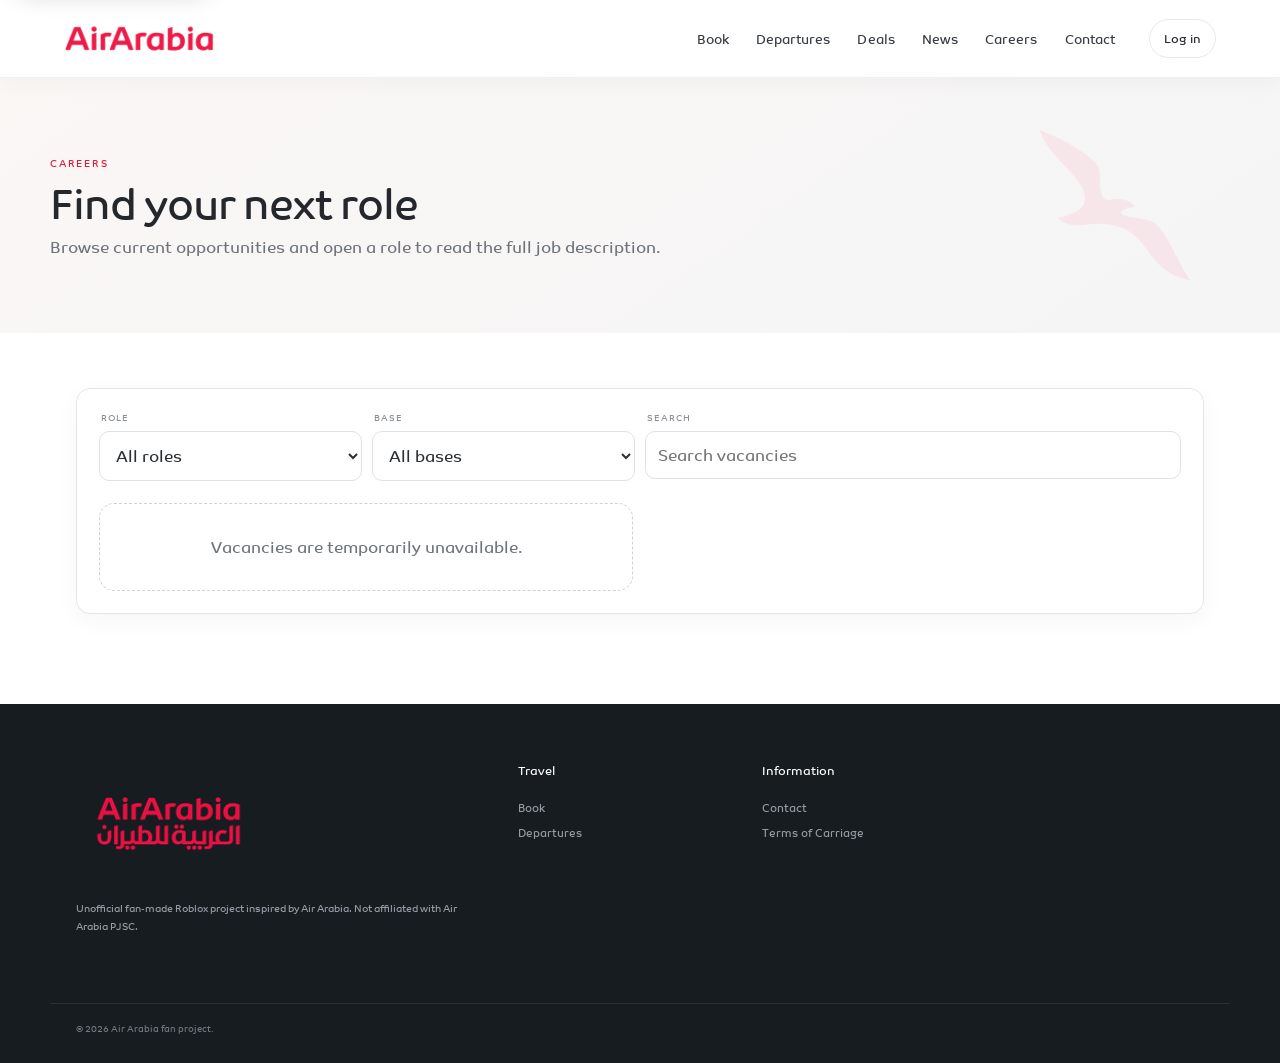
<file: careers.html>
<!doctype html><html lang="en"><head><meta charset="UTF-8"><meta name="viewport" content="width=device-width,initial-scale=1"><title>Careers | Air Arabia</title><link rel="icon" href="assets/logo-bird.webp"><link rel="stylesheet" href="styles.css?v=9"><link rel="stylesheet" href="theme-overrides.css?v=9"><link rel="stylesheet" href="airarabia-font.css?v=1"><link rel="stylesheet" href="polish-v9.css?v=1"></head><body><a class="skip-link" href="#mainContent">Skip to main content</a><header class="site-header"><a class="logo-link" href="index.html" aria-label="Air Arabia home"><img src="assets/logo-wordmark.webp" alt="Air Arabia"></a><nav id="mainNav" aria-label="Primary navigation"><a href="index.html#book">Book</a><a href="scheduled-departures.html">Departures</a><a href="index.html#deals">Deals</a><a href="index.html#news">News</a><a href="careers.html" aria-current="page">Careers</a><a href="contact.html">Contact</a></nav><div class="header-actions"><a class="manager-link" href="manager-login.html">Log in</a><button class="menu-btn" id="menuBtn" type="button" aria-label="Open navigation menu" aria-controls="mainNav" aria-expanded="false">☰</button></div></header><section class="page-hero"><div class="page-hero-inner"><span class="section-kicker">CAREERS</span><h1 class="page-title">Find your next role</h1><p class="page-lead">Browse current opportunities and open a role to read the full job description.</p></div></section><main class="page-layout" id="mainContent"><div class="panel"><div class="filter-row" aria-label="Vacancy filters"><label><span class="form-label">Role</span><select class="form-control" id="roleFilter"><option value="">All roles</option></select></label><label><span class="form-label">Base</span><select class="form-control" id="baseFilter"><option value="">All bases</option></select></label><label style="grid-column:span 2"><span class="form-label">Search</span><input class="form-control" id="jobSearch" type="search" placeholder="Search vacancies"></label></div><div class="jobs-grid" id="jobsGrid" aria-live="polite"></div></div></main><footer><div class="footer-inner"><div class="footer-brand"><img src="assets/logo-bilingual.webp" alt="Air Arabia"><p>Unofficial fan-made Roblox project inspired by Air Arabia. Not affiliated with Air Arabia PJSC.</p></div><div><h4>Travel</h4><a href="index.html#book">Book</a><a href="scheduled-departures.html">Departures</a></div><div><h4>Information</h4><a href="contact.html">Contact</a><a href="terms-of-carriage.html">Terms of Carriage</a></div></div><div class="footer-bottom"><span>© 2026 Air Arabia fan project.</span></div></footer><script src="careers.js?v=9"></script></body></html>
</file>
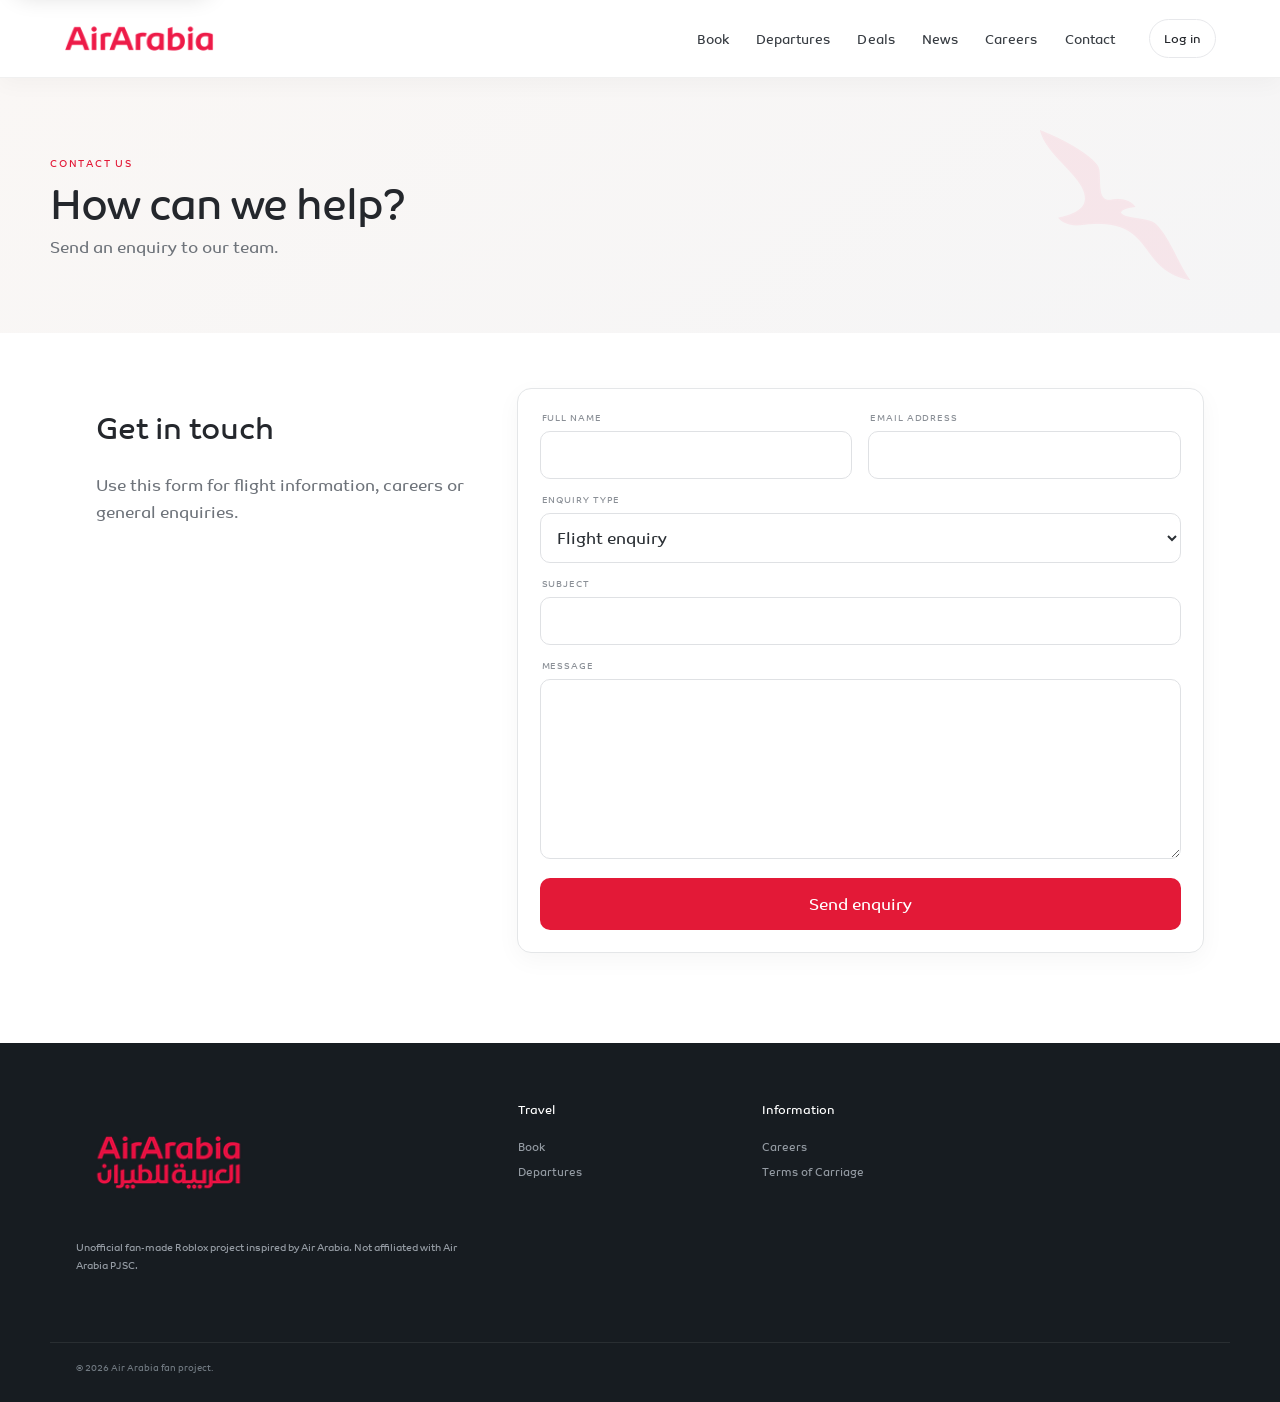
<file: contact.html>
<!doctype html><html lang="en"><head><meta charset="UTF-8"><meta name="viewport" content="width=device-width,initial-scale=1"><title>Contact Us | Air Arabia</title><link rel="icon" href="assets/logo-bird.webp"><link rel="stylesheet" href="styles.css?v=8"><link rel="stylesheet" href="theme-overrides.css?v=8"><link rel="stylesheet" href="airarabia-font.css?v=1"></head><body><a class="skip-link" href="#mainContent">Skip to main content</a><header class="site-header"><a class="logo-link" href="index.html" aria-label="Air Arabia home"><img src="assets/logo-wordmark.webp" alt="Air Arabia"></a><nav id="mainNav" aria-label="Primary navigation"><a href="index.html#book">Book</a><a href="scheduled-departures.html">Departures</a><a href="index.html#deals">Deals</a><a href="index.html#news">News</a><a href="careers.html">Careers</a><a href="contact.html" aria-current="page">Contact</a></nav><div class="header-actions"><a class="manager-link" href="manager-login.html">Log in</a><button class="menu-btn" id="menuBtn" type="button" aria-label="Open navigation menu" aria-controls="mainNav" aria-expanded="false">☰</button></div></header><section class="page-hero"><div class="page-hero-inner"><span class="section-kicker">CONTACT US</span><h1 class="page-title">How can we help?</h1><p class="page-lead">Send an enquiry to our team.</p></div></section><main class="page-layout" id="mainContent"><div class="contact-grid"><div class="contact-copy"><h2>Get in touch</h2><p>Use this form for flight information, careers or general enquiries.</p></div><div class="panel"><form class="form-stack" id="contactForm"><div class="dash-grid"><label><span class="form-label">Full name</span><input class="form-control" name="name" autocomplete="name" required></label><label><span class="form-label">Email address</span><input class="form-control" name="email" type="email" autocomplete="email" required></label></div><label><span class="form-label">Enquiry type</span><select class="form-control" name="enquiry_type"><option>Flight enquiry</option><option>Careers</option><option>General enquiry</option></select></label><label><span class="form-label">Subject</span><input class="form-control" name="subject" required></label><label><span class="form-label">Message</span><textarea class="form-control" name="message" rows="7" required></textarea></label><button class="primary-btn" type="submit">Send enquiry</button><div class="form-message" id="contactMessage" role="status" aria-live="polite"></div></form></div></div></main><footer><div class="footer-inner"><div class="footer-brand"><img src="assets/logo-bilingual.webp" alt="Air Arabia"><p>Unofficial fan-made Roblox project inspired by Air Arabia. Not affiliated with Air Arabia PJSC.</p></div><div><h4>Travel</h4><a href="index.html#book">Book</a><a href="scheduled-departures.html">Departures</a></div><div><h4>Information</h4><a href="careers.html">Careers</a><a href="terms-of-carriage.html">Terms of Carriage</a></div></div><div class="footer-bottom"><span>© 2026 Air Arabia fan project.</span></div></footer><script>const API='https://hhfzzchoqibggtqvhkub.supabase.co/functions/v1/airline-api',f=document.getElementById('contactForm'),m=document.getElementById('contactMessage'),menuBtn=document.getElementById('menuBtn'),mainNav=document.getElementById('mainNav');f.onsubmit=async e=>{e.preventDefault();m.classList.remove('show');try{const r=await fetch(API+'?action=contact',{method:'POST',headers:{'Content-Type':'application/json'},body:JSON.stringify(Object.fromEntries(new FormData(f)))}),d=await r.json();if(!r.ok)throw Error(d.error);m.textContent='Thank you. Your enquiry has been sent.';m.classList.add('show');f.reset()}catch(err){m.textContent=err.message||'Unable to send your enquiry.';m.classList.add('show')}};menuBtn?.addEventListener('click',()=>{const open=mainNav?.classList.toggle('open');menuBtn.setAttribute('aria-expanded',String(Boolean(open)));menuBtn.setAttribute('aria-label',open?'Close navigation menu':'Open navigation menu')});</script></body></html>
</file>
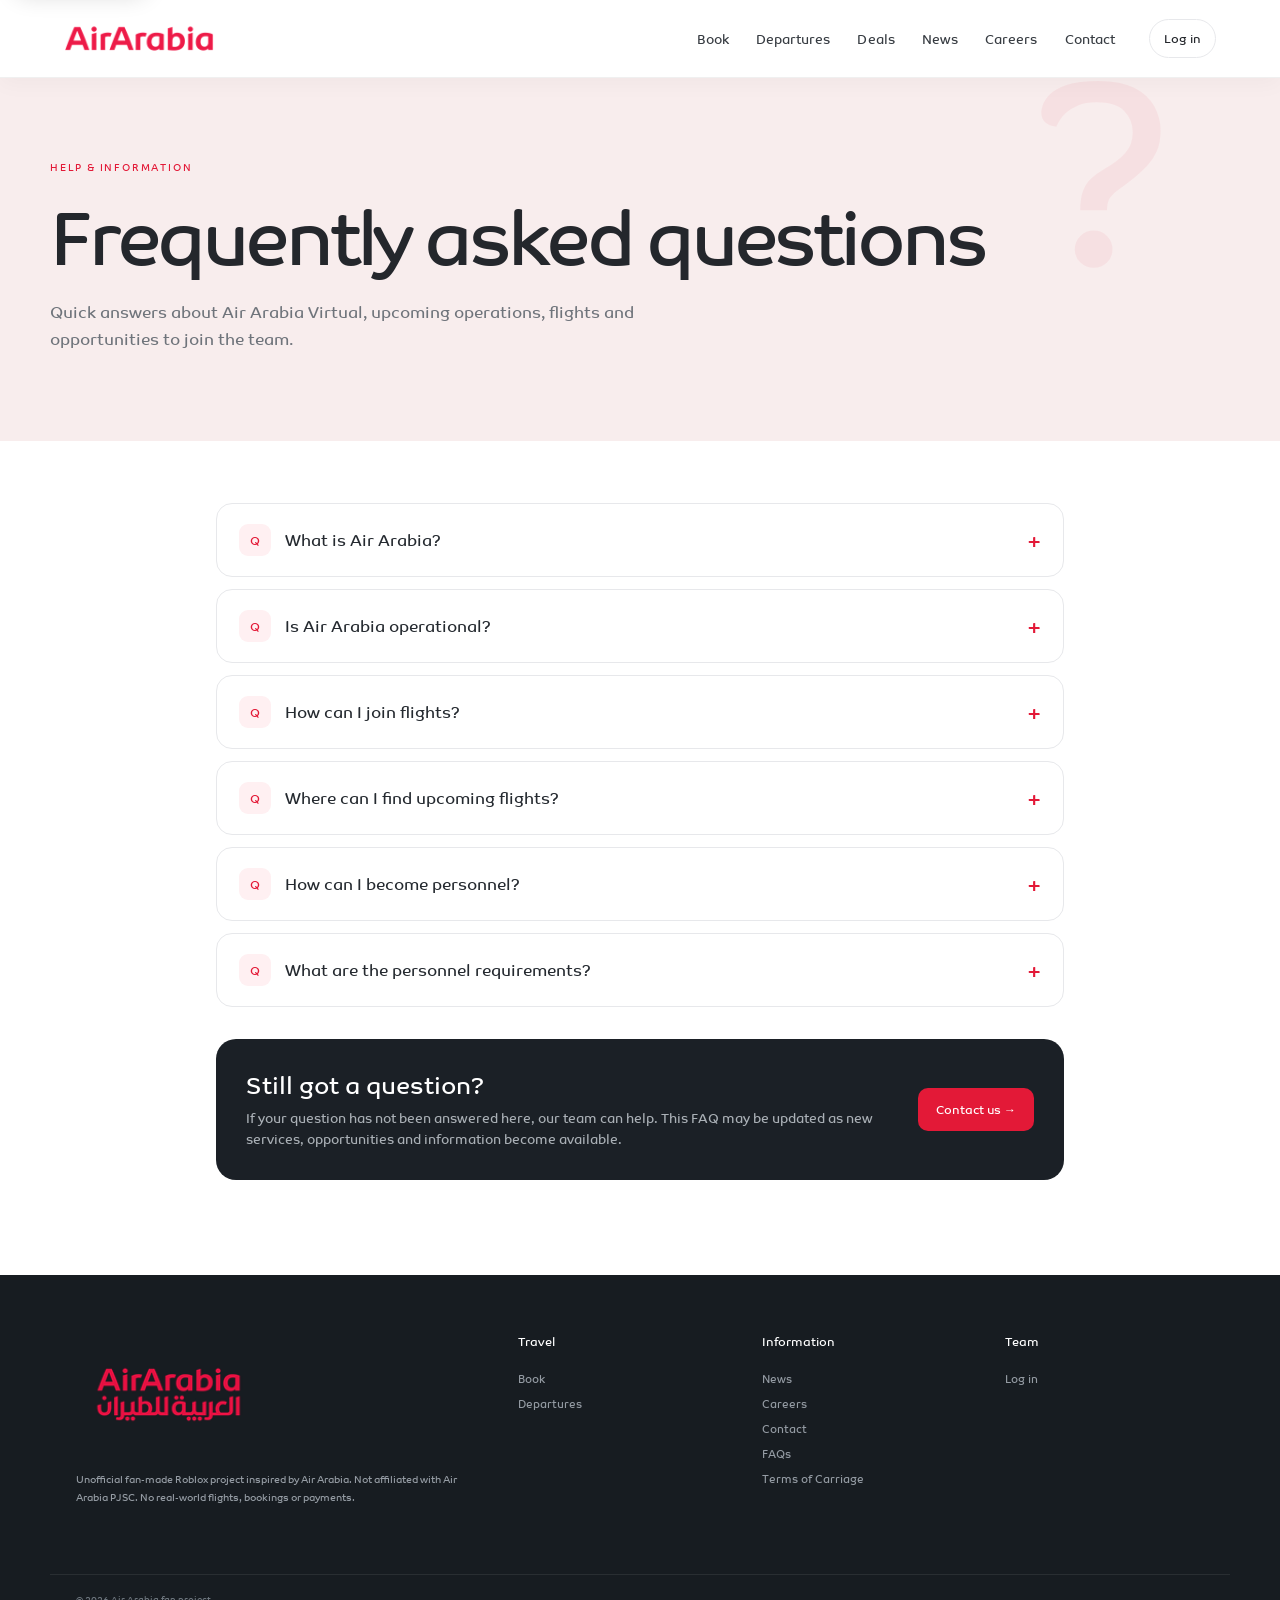
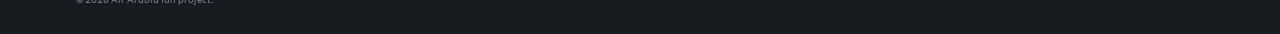
<file: faq.html>
<!doctype html><html lang="en"><head><meta charset="UTF-8"><meta name="viewport" content="width=device-width,initial-scale=1"><meta name="theme-color" content="#d71920"><meta name="description" content="Frequently asked questions about Air Arabia Virtual."><title>FAQs | Air Arabia</title><link rel="icon" href="assets/logo-bird.webp"><link rel="stylesheet" href="styles.css?v=10"><link rel="stylesheet" href="theme-overrides.css?v=10"><link rel="stylesheet" href="airarabia-font.css?v=1"><link rel="stylesheet" href="faq.css?v=1"></head><body><a class="skip-link" href="#mainContent">Skip to FAQs</a><header class="site-header"><a class="logo-link" href="index.html" aria-label="Air Arabia home"><img src="assets/logo-wordmark.webp" alt="Air Arabia"></a><nav id="mainNav" aria-label="Primary navigation"><a href="index.html#book">Book</a><a href="scheduled-departures.html">Departures</a><a href="index.html#deals">Deals</a><a href="index.html#news">News</a><a href="careers.html">Careers</a><a href="contact.html">Contact</a></nav><div class="header-actions"><a class="manager-link" href="manager-login.html">Log in</a><button class="menu-btn" id="menuBtn" type="button" aria-label="Open navigation menu" aria-controls="mainNav" aria-expanded="false">☰</button></div></header><section class="faq-hero"><div class="faq-hero-inner"><span class="section-kicker">HELP &amp; INFORMATION</span><h1>Frequently asked questions</h1><p>Quick answers about Air Arabia Virtual, upcoming operations, flights and opportunities to join the team.</p></div></section><main class="faq-layout" id="mainContent"><div class="faq-list"><details class="faq-item"><summary><span class="faq-q">Q</span>What is Air Arabia?</summary><div class="faq-answer">Air Arabia Virtual is a virtual airline recreation on Roblox inspired by the real-world airline. Our primary goal is to create an enjoyable and immersive aviation experience where members can experience a new way of ro-aviation.</div></details><details class="faq-item"><summary><span class="faq-q">Q</span>Is Air Arabia operational?</summary><div class="faq-answer">Air Arabia Virtual is currently in development as we work towards building and preparing our facilities for launch. Updates regarding our progress and future operations will be shared through our official community communications.</div></details><details class="faq-item"><summary><span class="faq-q">Q</span>How can I join flights?</summary><div class="faq-answer">Information about participating in Air Arabia Virtual flights will be made available through our official channels as flight operations become available. Upcoming services will also appear on our <a href="scheduled-departures.html">Scheduled Departures</a> page when published.</div></details><details class="faq-item"><summary><span class="faq-q">Q</span>Where can I find upcoming flights?</summary><div class="faq-answer">Upcoming flight information and schedules will be shared through our official community channels once operations begin. Published services can also be viewed on the <a href="scheduled-departures.html">Scheduled Departures</a> page.</div></details><details class="faq-item"><summary><span class="faq-q">Q</span>How can I become personnel?</summary><div class="faq-answer">Opportunities to join the Air Arabia Virtual team will be announced when recruitment becomes available. Current opportunities can be viewed on our <a href="careers.html">Careers</a> page, where each vacancy includes its own job description and application information.</div></details><details class="faq-item"><summary><span class="faq-q">Q</span>What are the personnel requirements?</summary><div class="faq-answer">Requirements may differ depending on the position being applied for. Full requirements and role-specific information will be provided alongside each recruitment opportunity.</div></details></div><section class="faq-help"><div><h2>Still got a question?</h2><p>If your question has not been answered here, our team can help. This FAQ may be updated as new services, opportunities and information become available.</p></div><a href="contact.html">Contact us →</a></section></main><footer><div class="footer-inner"><div class="footer-brand"><img src="assets/logo-bilingual.webp" alt="Air Arabia"><p>Unofficial fan-made Roblox project inspired by Air Arabia. Not affiliated with Air Arabia PJSC. No real-world flights, bookings or payments.</p></div><div><h4>Travel</h4><a href="index.html#book">Book</a><a href="scheduled-departures.html">Departures</a></div><div><h4>Information</h4><a href="index.html#news">News</a><a href="careers.html">Careers</a><a href="contact.html">Contact</a><a href="faq.html" aria-current="page">FAQs</a><a href="terms-of-carriage.html">Terms of Carriage</a></div><div><h4>Team</h4><a href="manager-login.html">Log in</a></div></div><div class="footer-bottom"><span>© 2026 Air Arabia fan project.</span></div></footer><script>const menuBtn=document.getElementById('menuBtn'),mainNav=document.getElementById('mainNav');menuBtn?.addEventListener('click',()=>{const open=mainNav?.classList.toggle('open');menuBtn.setAttribute('aria-expanded',String(Boolean(open)));menuBtn.setAttribute('aria-label',open?'Close navigation menu':'Open navigation menu')});</script></body></html>
</file>
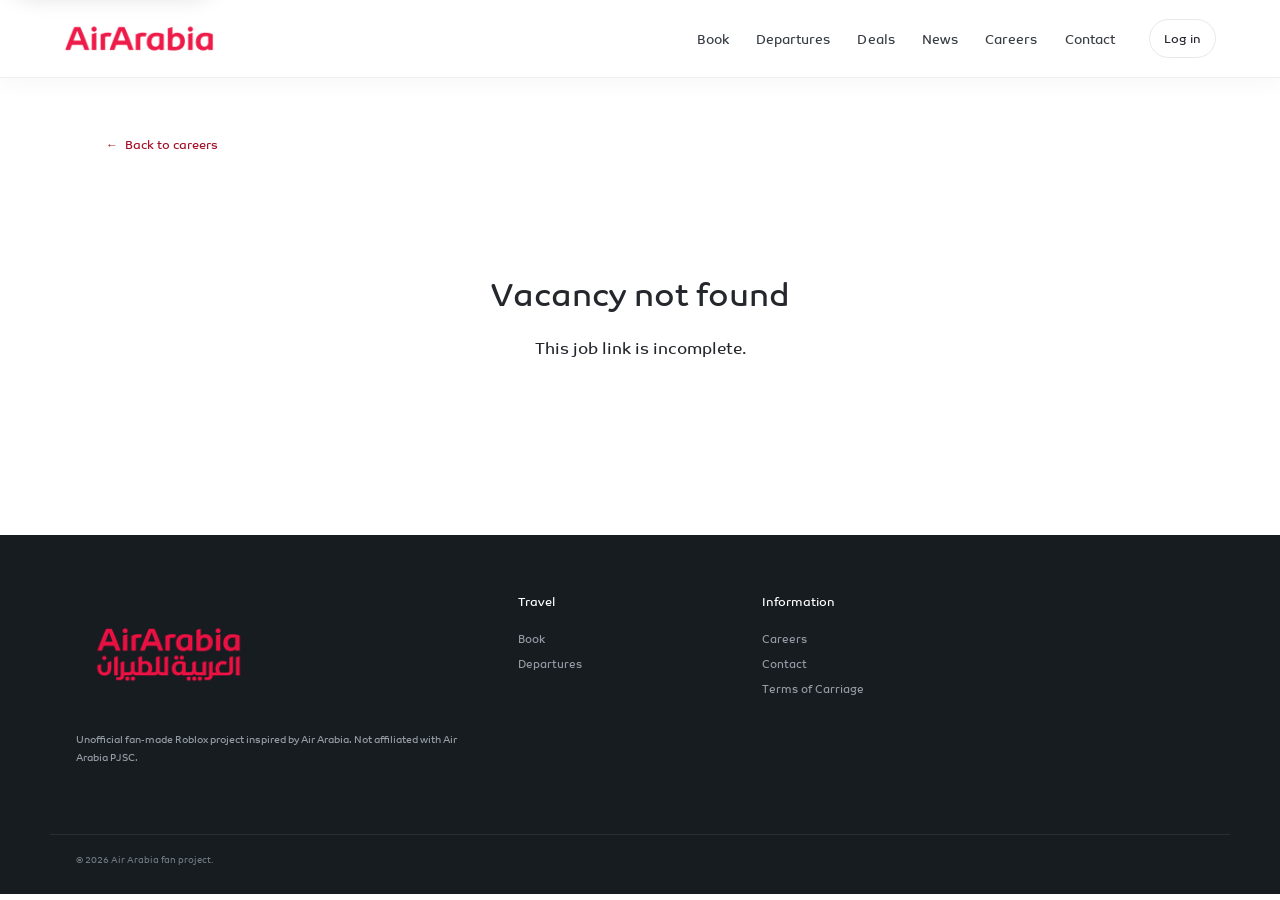
<file: job-detail.html>
<!doctype html><html lang="en"><head><meta charset="UTF-8"><meta name="viewport" content="width=device-width,initial-scale=1"><meta name="theme-color" content="#d71920"><title>Vacancy | Air Arabia</title><link rel="icon" href="assets/logo-bird.webp"><link rel="stylesheet" href="styles.css?v=9"><link rel="stylesheet" href="theme-overrides.css?v=9"><link rel="stylesheet" href="airarabia-font.css?v=1"><link rel="stylesheet" href="polish-v9.css?v=1"></head><body><a class="skip-link" href="#mainContent">Skip to main content</a><header class="site-header"><a class="logo-link" href="index.html" aria-label="Air Arabia home"><img src="assets/logo-wordmark.webp" alt="Air Arabia"></a><nav id="mainNav" aria-label="Primary navigation"><a href="index.html#book">Book</a><a href="scheduled-departures.html">Departures</a><a href="index.html#deals">Deals</a><a href="index.html#news">News</a><a href="careers.html" aria-current="page">Careers</a><a href="contact.html">Contact</a></nav><div class="header-actions"><a class="manager-link" href="manager-login.html">Log in</a><button class="menu-btn" id="menuBtn" type="button" aria-label="Open navigation menu" aria-controls="mainNav" aria-expanded="false">☰</button></div></header><main id="mainContent" class="job-detail-shell"><a class="job-back" href="careers.html"><span aria-hidden="true">←</span> Back to careers</a><div id="jobContent" aria-live="polite"><div class="empty-state" role="status">Loading vacancy…</div></div></main><footer><div class="footer-inner"><div class="footer-brand"><img src="assets/logo-bilingual.webp" alt="Air Arabia"><p>Unofficial fan-made Roblox project inspired by Air Arabia. Not affiliated with Air Arabia PJSC.</p></div><div><h4>Travel</h4><a href="index.html#book">Book</a><a href="scheduled-departures.html">Departures</a></div><div><h4>Information</h4><a href="careers.html">Careers</a><a href="contact.html">Contact</a><a href="terms-of-carriage.html">Terms of Carriage</a></div></div><div class="footer-bottom"><span>© 2026 Air Arabia fan project.</span></div></footer><script src="job-detail.js?v=1"></script></body></html>
</file>
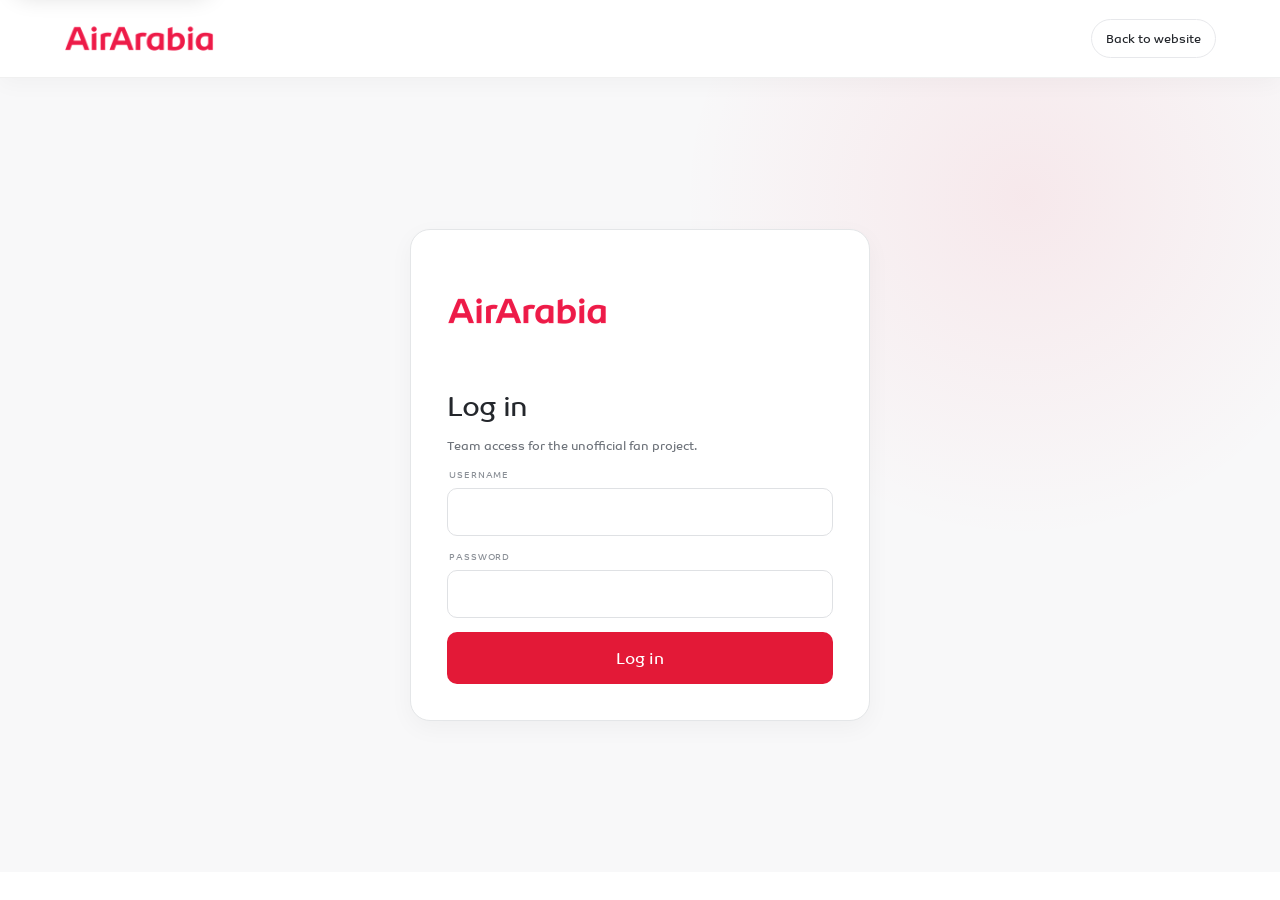
<file: manager-login.html>
<!doctype html><html lang="en"><head><meta charset="UTF-8"><meta name="viewport" content="width=device-width,initial-scale=1"><title>Log in | Air Arabia</title><link rel="icon" href="assets/logo-bird.webp"><link rel="stylesheet" href="styles.css?v=6"><link rel="stylesheet" href="theme-overrides.css?v=6"><link rel="stylesheet" href="airarabia-font.css?v=1"></head><body><a class="skip-link" href="#mainContent">Skip to main content</a><header class="site-header"><a class="logo-link" href="index.html" aria-label="Air Arabia home"><img src="assets/logo-wordmark.webp" alt="Air Arabia"></a><div class="header-actions" style="margin-left:auto"><a class="manager-link" href="index.html">Back to website</a></div></header><main class="auth-wrap polished-auth" id="mainContent"><section class="auth-card" aria-labelledby="loginTitle"><img src="assets/logo-wordmark.webp" alt="Air Arabia"><h1 id="loginTitle">Log in</h1><p>Team access for the unofficial fan project.</p><form class="form-stack" id="managerLogin" novalidate><label><span class="form-label">Username</span><input class="form-control" id="managerUsername" autocomplete="username" required aria-required="true"></label><label><span class="form-label">Password</span><input class="form-control" id="managerPassword" type="password" autocomplete="current-password" required aria-required="true"></label><button class="primary-btn" id="loginButton" type="submit">Log in</button><div class="form-message" id="loginMessage" role="status" aria-live="polite"></div></form></section></main><script>const API='https://hhfzzchoqibggtqvhkub.supabase.co/functions/v1/airline-api';const form=document.getElementById('managerLogin'),u=document.getElementById('managerUsername'),p=document.getElementById('managerPassword'),m=document.getElementById('loginMessage'),btn=document.getElementById('loginButton');form.addEventListener('submit',async e=>{e.preventDefault();m.classList.remove('show');if(!u.value.trim()||!p.value){m.textContent='Enter your username and password.';m.classList.add('show');(!u.value.trim()?u:p).focus();return}btn.disabled=true;btn.textContent='Logging in…';try{const r=await fetch(API+'?action=login',{method:'POST',mode:'cors',headers:{'Content-Type':'application/json'},body:JSON.stringify({username:u.value.trim(),password:p.value})});const d=await r.json();if(!r.ok||!d.token)throw Error(d.error||'Unable to log in');sessionStorage.setItem('aa_manager_token',d.token);sessionStorage.setItem('aa_manager_name',d.manager?.display_name||'Manager');window.location.replace('manager.html?v=6')}catch(err){m.textContent=err.message||'Unable to log in.';m.classList.add('show');btn.disabled=false;btn.textContent='Log in'}});</script></body></html>
</file>
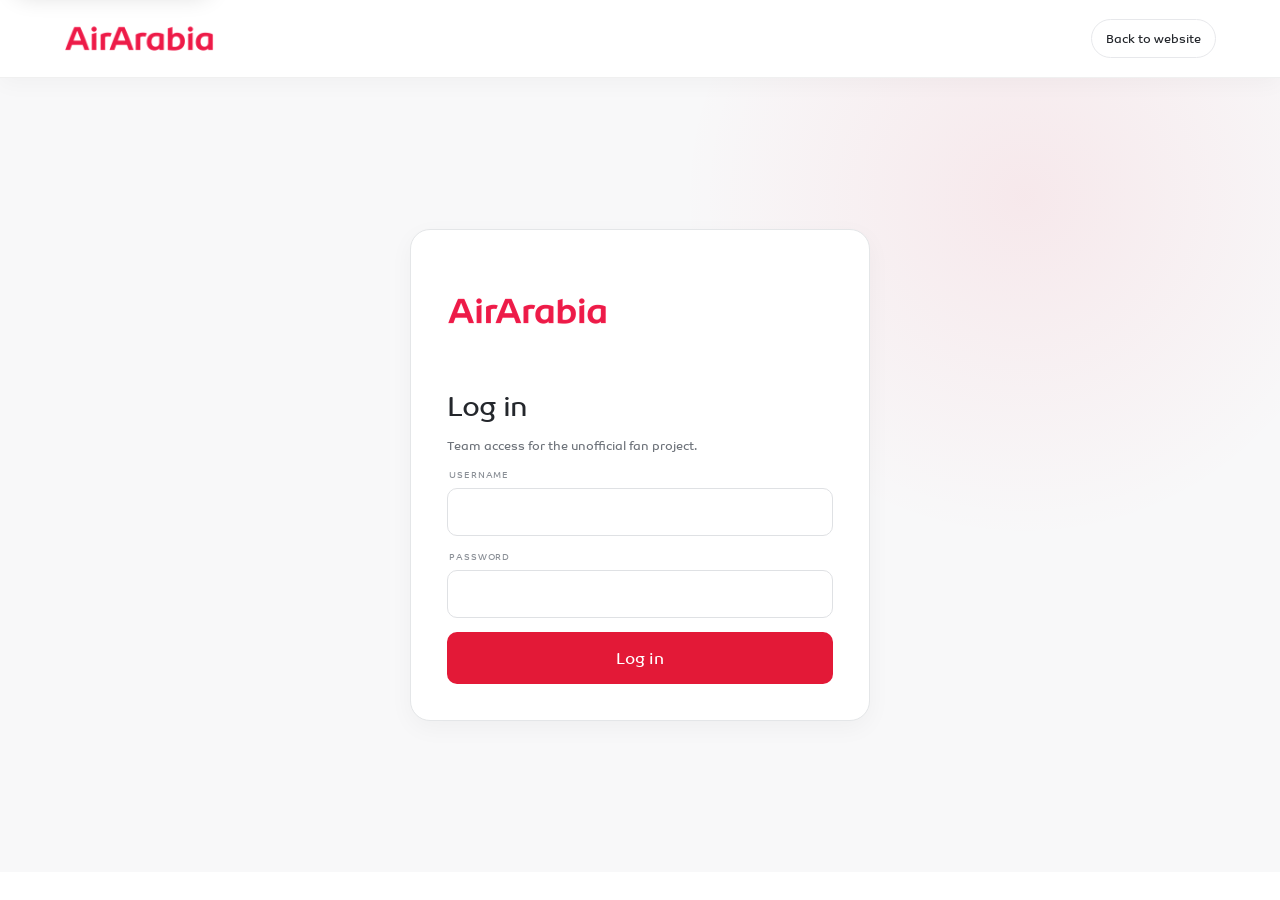
<file: manager.html>
<!doctype html><html lang="en"><head><meta charset="UTF-8"><meta name="viewport" content="width=device-width,initial-scale=1"><title>Operations | Air Arabia</title><link rel="icon" href="assets/logo-bird.webp"><link rel="stylesheet" href="styles.css?v=7"><link rel="stylesheet" href="theme-overrides.css?v=7"><link rel="stylesheet" href="airarabia-font.css?v=1"><style>.enquiry-tools{display:flex;gap:12px;align-items:center;justify-content:space-between;flex-wrap:wrap;margin:16px 0 22px}.enquiry-filters{display:flex;gap:8px;flex-wrap:wrap}.enquiry-filter{border:1px solid #e1e5e8;background:#fff;color:#263746;border-radius:999px;padding:9px 14px;font:inherit;font-weight:700;cursor:pointer}.enquiry-filter.active{background:#d71920;border-color:#d71920;color:#fff}.enquiry-filter .count{display:inline-flex;min-width:22px;height:22px;align-items:center;justify-content:center;margin-left:6px;padding:0 6px;border-radius:999px;background:rgba(0,0,0,.07);font-size:11px}.enquiry-filter.active .count{background:rgba(255,255,255,.2)}.enquiry-search{min-width:min(330px,100%);flex:1;max-width:420px}.enquiry-group{margin-top:24px}.enquiry-group-head{display:flex;align-items:center;gap:10px;margin-bottom:10px}.enquiry-group-head h3{margin:0;font-size:18px}.enquiry-status-dot{width:9px;height:9px;border-radius:50%;background:#98a2aa}.enquiry-status-dot.unread{background:#d71920}.enquiry-status-dot.in-progress{background:#f0a11a}.enquiry-status-dot.resolved{background:#239766}.enquiry-results-note{font-size:13px;color:#697780;margin:0 0 8px}@media(max-width:650px){.enquiry-tools{align-items:stretch}.enquiry-search{max-width:none;min-width:100%}.enquiry-filters{width:100%}.enquiry-filter{flex:1}}</style></head><body><a class="skip-link" href="#dashboardMain">Skip to dashboard content</a><header class="site-header"><a class="logo-link" href="index.html" aria-label="Air Arabia home"><img src="assets/logo-wordmark.webp" alt="Air Arabia"></a><div class="header-actions" style="margin-left:auto"><a class="manager-link" href="index.html">View website</a><button class="manager-link" id="logoutBtn" type="button">Log out</button></div></header><main class="dashboard"><aside class="dashboard-side" aria-label="Operations sections"><h2>Operations</h2><div role="tablist" aria-label="Dashboard sections"><button class="dash-tab active" role="tab" aria-selected="true" aria-controls="flights" data-tab="flights">Flights</button><button class="dash-tab" role="tab" aria-selected="false" aria-controls="staffing" data-tab="staffing">Staffing</button><button class="dash-tab" role="tab" aria-selected="false" aria-controls="applications" data-tab="applications">Applications</button><button class="dash-tab" role="tab" aria-selected="false" aria-controls="news" data-tab="news">News</button><button class="dash-tab" role="tab" aria-selected="false" aria-controls="enquiries" data-tab="enquiries">Enquiries</button></div></aside><section class="dashboard-main" id="dashboardMain"><div class="dash-head"><div><span class="section-kicker">OPERATIONS</span><h1>Dashboard</h1></div><small id="signedInAs"></small></div><div id="flights" class="tab-panel" role="tabpanel"><div class="dash-grid"><div class="panel"><h2>Schedule a flight</h2><form class="form-stack" id="flightForm"><label><span class="form-label">Flight number</span><input class="form-control" name="flight_number" placeholder="G9 601" required></label><div class="dash-grid"><label><span class="form-label">From</span><input class="form-control" name="origin" placeholder="SHJ" required></label><label><span class="form-label">To</span><input class="form-control" name="destination" placeholder="CAI" required></label></div><label><span class="form-label">Date</span><input class="form-control" name="flight_date" type="date" required></label><div class="dash-grid"><label><span class="form-label">Departure time</span><input class="form-control" name="departure_time" type="time" required></label><label><span class="form-label">Arrival time</span><input class="form-control" name="arrival_time" type="time" required></label></div><button class="primary-btn" type="submit">Add departure</button></form></div><div class="panel"><h2>Scheduled flights</h2><div class="table-card"><table class="simple-table"><caption class="sr-only">Scheduled flights</caption><thead><tr><th scope="col">Flight</th><th scope="col">Route</th><th scope="col">Date</th><th scope="col">Time</th><th scope="col">Actions</th></tr></thead><tbody id="flightRows"></tbody></table></div></div></div></div><div id="staffing" class="tab-panel" role="tabpanel" hidden><div class="dash-grid"><div class="panel"><h2>Add team member</h2><form class="form-stack" id="staffForm"><label><span class="form-label">Name</span><input class="form-control" name="name" required></label><label><span class="form-label">Role</span><input class="form-control" name="role" required></label><label><span class="form-label">Base</span><input class="form-control" name="base" required></label><label><span class="form-label">Status</span><select class="form-control" name="status"><option>Active</option><option>Training</option><option>Inactive</option></select></label><label><span class="form-label">Notes</span><textarea class="form-control" name="notes"></textarea></label><button class="primary-btn" type="submit">Add team member</button></form><h2 style="margin-top:28px">Publish vacancy</h2><form class="form-stack" id="jobForm"><label><span class="form-label">Role title</span><input class="form-control" name="title" required></label><label><span class="form-label">Department</span><select class="form-control" name="role"><option>Ground Crew</option><option>Cabin Crew</option><option>Flight Operations</option><option>Management</option><option>Customer Services</option></select></label><label><span class="form-label">Base</span><input class="form-control" name="base" required></label><label><span class="form-label">Job description</span><textarea class="form-control" name="description" rows="4" required></textarea></label><button class="primary-btn" type="submit">Publish vacancy</button></form></div><div class="panel"><h2>Team</h2><div id="managerStaff" aria-live="polite"></div><h2 style="margin-top:28px">Vacancies</h2><div id="managerJobs" aria-live="polite"></div></div></div></div><div id="applications" class="tab-panel" role="tabpanel" hidden><div class="panel"><h2>Applications</h2><div id="applicationRows" aria-live="polite"></div></div></div><div id="news" class="tab-panel" role="tabpanel" hidden><div class="dash-grid"><div class="panel"><h2>Publish news</h2><form class="form-stack" id="newsForm"><label><span class="form-label">Publish date</span><input class="form-control" name="published_date" type="date" required></label><label><span class="form-label">Headline</span><input class="form-control" name="title" required></label><label><span class="form-label">Short summary</span><textarea class="form-control" name="summary" rows="3" required></textarea></label><label><span class="form-label">Full article</span><textarea class="form-control" name="content" rows="10" placeholder="Write the full article here. Use blank lines to separate paragraphs." required></textarea></label><label><span class="form-label">Image URL</span><input class="form-control" name="image_url" type="url" placeholder="Optional"></label><button class="primary-btn" type="submit">Publish news</button></form></div><div class="panel"><h2>Published news</h2><div id="managerNews" aria-live="polite"></div></div></div></div><div id="enquiries" class="tab-panel" role="tabpanel" hidden><div class="panel"><h2>Contact enquiries</h2><div class="enquiry-tools"><div class="enquiry-filters" role="group" aria-label="Filter enquiries by status"><button class="enquiry-filter active" type="button" data-enquiry-filter="Unread">Unread <span class="count" id="unreadCount">0</span></button><button class="enquiry-filter" type="button" data-enquiry-filter="In progress">In progress <span class="count" id="progressCount">0</span></button><button class="enquiry-filter" type="button" data-enquiry-filter="Resolved">Resolved <span class="count" id="resolvedCount">0</span></button><button class="enquiry-filter" type="button" data-enquiry-filter="All">All <span class="count" id="allCount">0</span></button></div><label class="enquiry-search"><span class="sr-only">Search enquiries</span><input class="form-control" id="enquirySearch" type="search" placeholder="Search name, email, subject or message…" autocomplete="off"></label></div><p class="enquiry-results-note" id="enquiryResultsNote" aria-live="polite"></p><div id="contactRows" aria-live="polite"></div></div></div></section></main><script src="manager.js?v=8"></script></body></html>
</file>
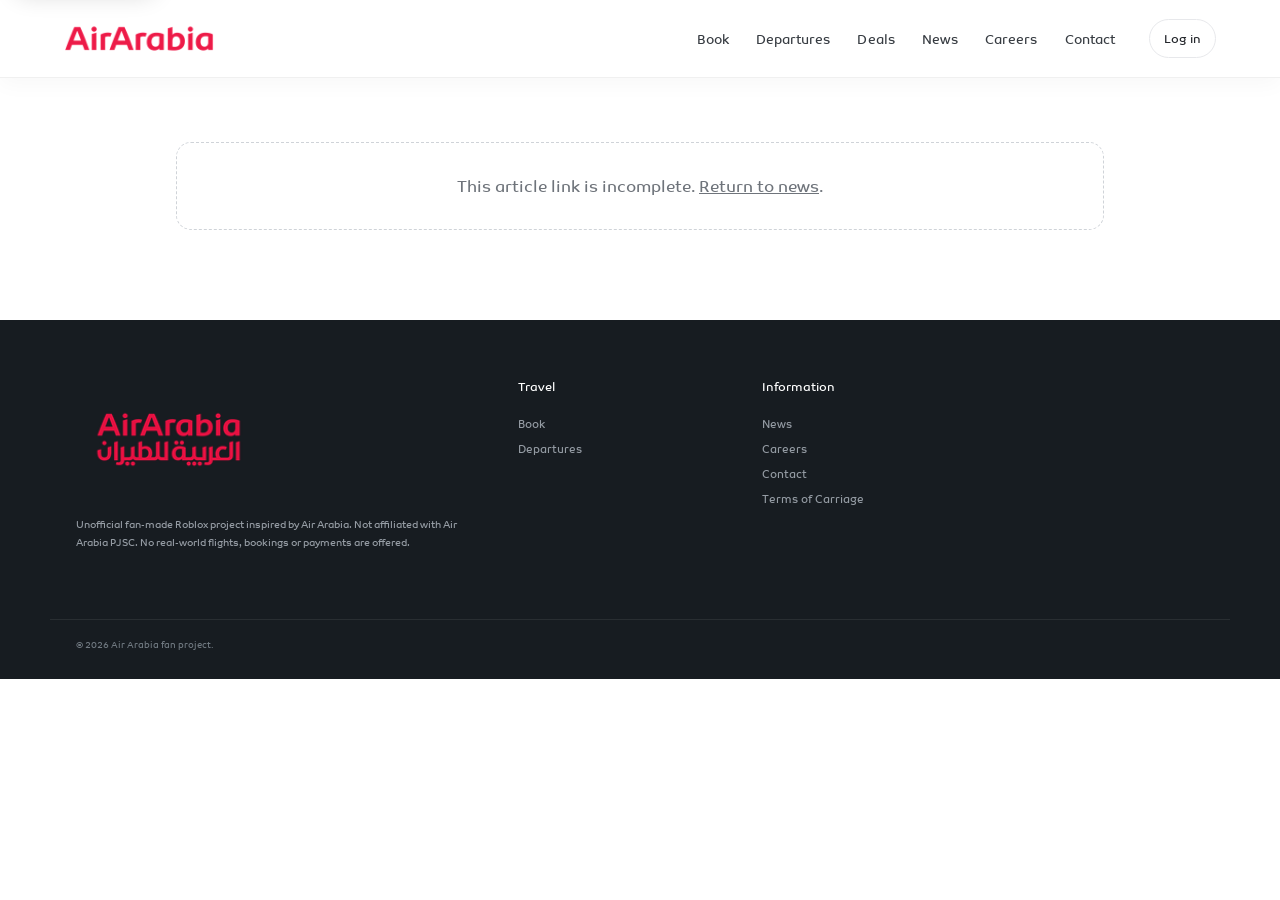
<file: news-article.html>
<!doctype html><html lang="en"><head><meta charset="UTF-8"><meta name="viewport" content="width=device-width,initial-scale=1"><meta name="theme-color" content="#d71920"><meta name="description" content="Air Arabia news article"><title>News | Air Arabia</title><link rel="icon" href="assets/logo-bird.webp"><link rel="stylesheet" href="styles.css?v=7"><link rel="stylesheet" href="theme-overrides.css?v=7"><link rel="stylesheet" href="airarabia-font.css?v=1"></head><body><a class="skip-link" href="#articleMain">Skip to article</a><header class="site-header"><a class="logo-link" href="index.html" aria-label="Air Arabia home"><img src="assets/logo-wordmark.webp" alt="Air Arabia"></a><nav id="mainNav"><a href="index.html#book">Book</a><a href="scheduled-departures.html">Departures</a><a href="index.html#deals">Deals</a><a href="index.html#news" aria-current="page">News</a><a href="careers.html">Careers</a><a href="contact.html">Contact</a></nav><div class="header-actions"><a class="manager-link" href="manager-login.html">Log in</a><button class="menu-btn" id="menuBtn" type="button" aria-label="Open navigation menu" aria-expanded="false" aria-controls="mainNav">☰</button></div></header><main id="articleMain"><article class="article-shell" id="articleShell" aria-live="polite"><div class="empty-state" role="status">Loading article…</div></article></main><footer><div class="footer-inner"><div class="footer-brand"><img src="assets/logo-bilingual.webp" alt="Air Arabia"><p>Unofficial fan-made Roblox project inspired by Air Arabia. Not affiliated with Air Arabia PJSC. No real-world flights, bookings or payments are offered.</p></div><div><h4>Travel</h4><a href="index.html#book">Book</a><a href="scheduled-departures.html">Departures</a></div><div><h4>Information</h4><a href="index.html#news">News</a><a href="careers.html">Careers</a><a href="contact.html">Contact</a><a href="terms-of-carriage.html">Terms of Carriage</a></div></div><div class="footer-bottom"><span>© 2026 Air Arabia fan project.</span></div></footer><script src="news-article.js?v=7"></script></body></html>
</file>
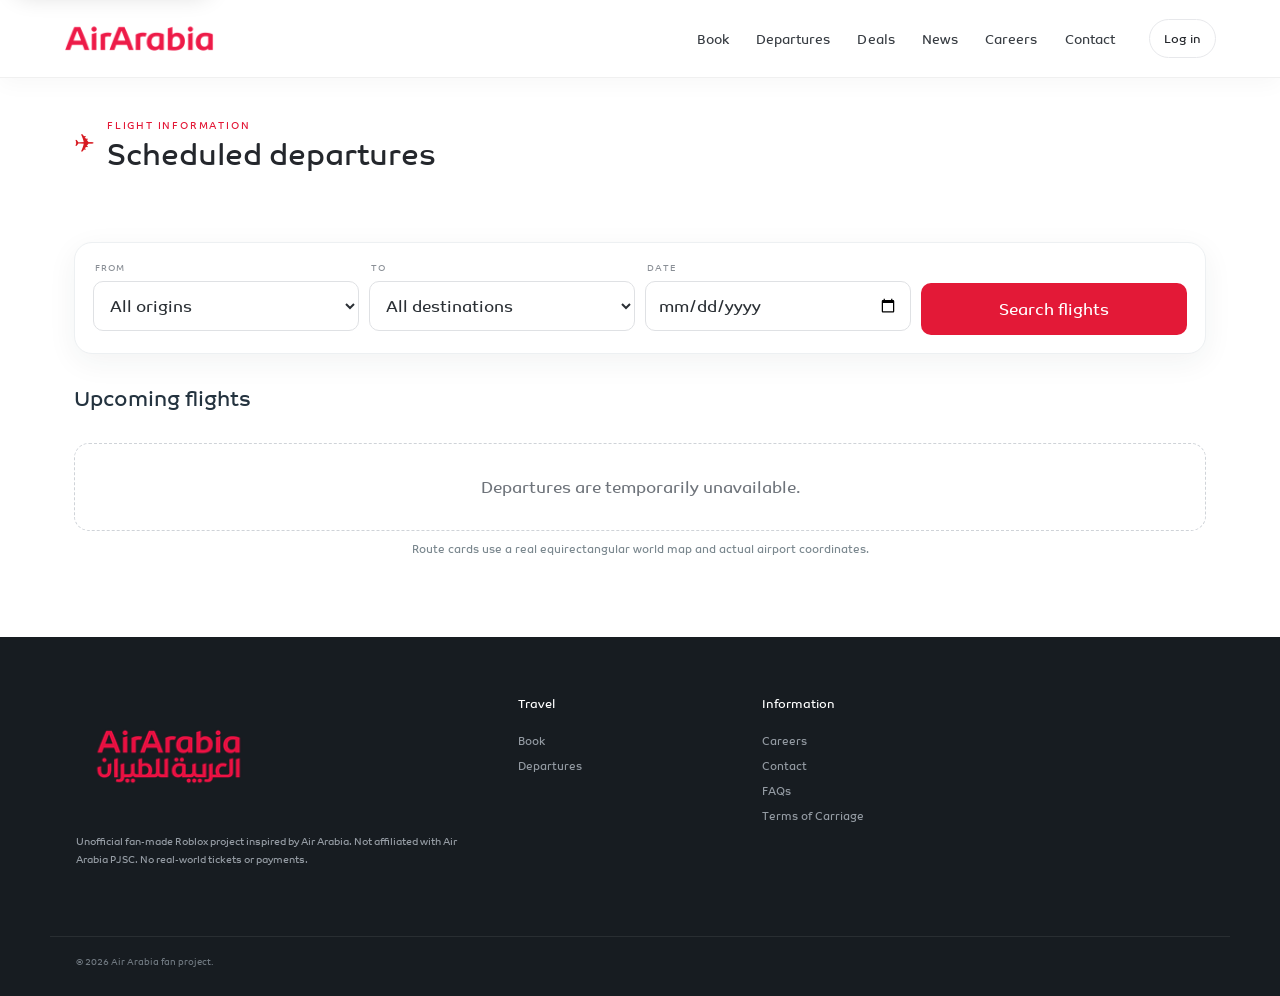
<file: scheduled-departures.html>
<!doctype html><html lang="en"><head><meta charset="UTF-8"><meta name="viewport" content="width=device-width,initial-scale=1"><title>Scheduled Departures | Air Arabia</title><link rel="icon" href="assets/logo-bird.webp"><link rel="stylesheet" href="styles.css?v=6"><link rel="stylesheet" href="theme-overrides.css?v=6"><link rel="stylesheet" href="airarabia-font.css?v=1"><link rel="stylesheet" href="departures-map.css?v=3"></head><body><a class="skip-link" href="#mainContent">Skip to main content</a><header class="site-header"><a class="logo-link" href="index.html" aria-label="Air Arabia home"><img src="assets/logo-wordmark.webp" alt="Air Arabia"></a><nav id="mainNav" aria-label="Primary navigation"><a href="index.html#book">Book</a><a href="scheduled-departures.html" aria-current="page">Departures</a><a href="index.html#deals">Deals</a><a href="index.html#news">News</a><a href="careers.html">Careers</a><a href="contact.html">Contact</a></nav><div class="header-actions"><a class="manager-link" href="manager-login.html">Log in</a><button class="menu-btn" id="menuBtn" type="button" aria-label="Open navigation menu" aria-controls="mainNav" aria-expanded="false">☰</button></div></header><main class="departures-shell" id="mainContent"><div class="departures-heading"><span class="plane-mark" aria-hidden="true">✈</span><div><span class="section-kicker">FLIGHT INFORMATION</span><h1>Scheduled departures</h1></div></div><div class="date-strip" id="dateStrip" aria-label="Choose departure date"></div><section class="departures-filter-panel"><div class="filter-row" aria-label="Departure filters"><label><span class="form-label">From</span><select class="form-control" id="filterFrom"><option value="">All origins</option></select></label><label><span class="form-label">To</span><select class="form-control" id="filterTo"><option value="">All destinations</option></select></label><label><span class="form-label">Date</span><input class="form-control" id="filterDate" type="date"></label><button class="primary-btn" id="applyFilters" type="button">Search flights</button></div></section><h2 class="day-title" id="selectedDayTitle">Upcoming flights</h2><div class="departures-list" id="departuresList" aria-live="polite"></div><p class="map-note">Route cards use a real equirectangular world map and actual airport coordinates.</p></main><footer><div class="footer-inner"><div class="footer-brand"><img src="assets/logo-bilingual.webp" alt="Air Arabia"><p>Unofficial fan-made Roblox project inspired by Air Arabia. Not affiliated with Air Arabia PJSC. No real-world tickets or payments.</p></div><div><h4>Travel</h4><a href="index.html#book">Book</a><a href="scheduled-departures.html">Departures</a></div><div><h4>Information</h4><a href="careers.html">Careers</a><a href="contact.html">Contact</a><a href="faq.html">FAQs</a><a href="terms-of-carriage.html">Terms of Carriage</a></div></div><div class="footer-bottom"><span>© 2026 Air Arabia fan project.</span></div></footer><script src="departures.js?v=9"></script><script src="departures-worldmap.js?v=4"></script></body></html>
</file>
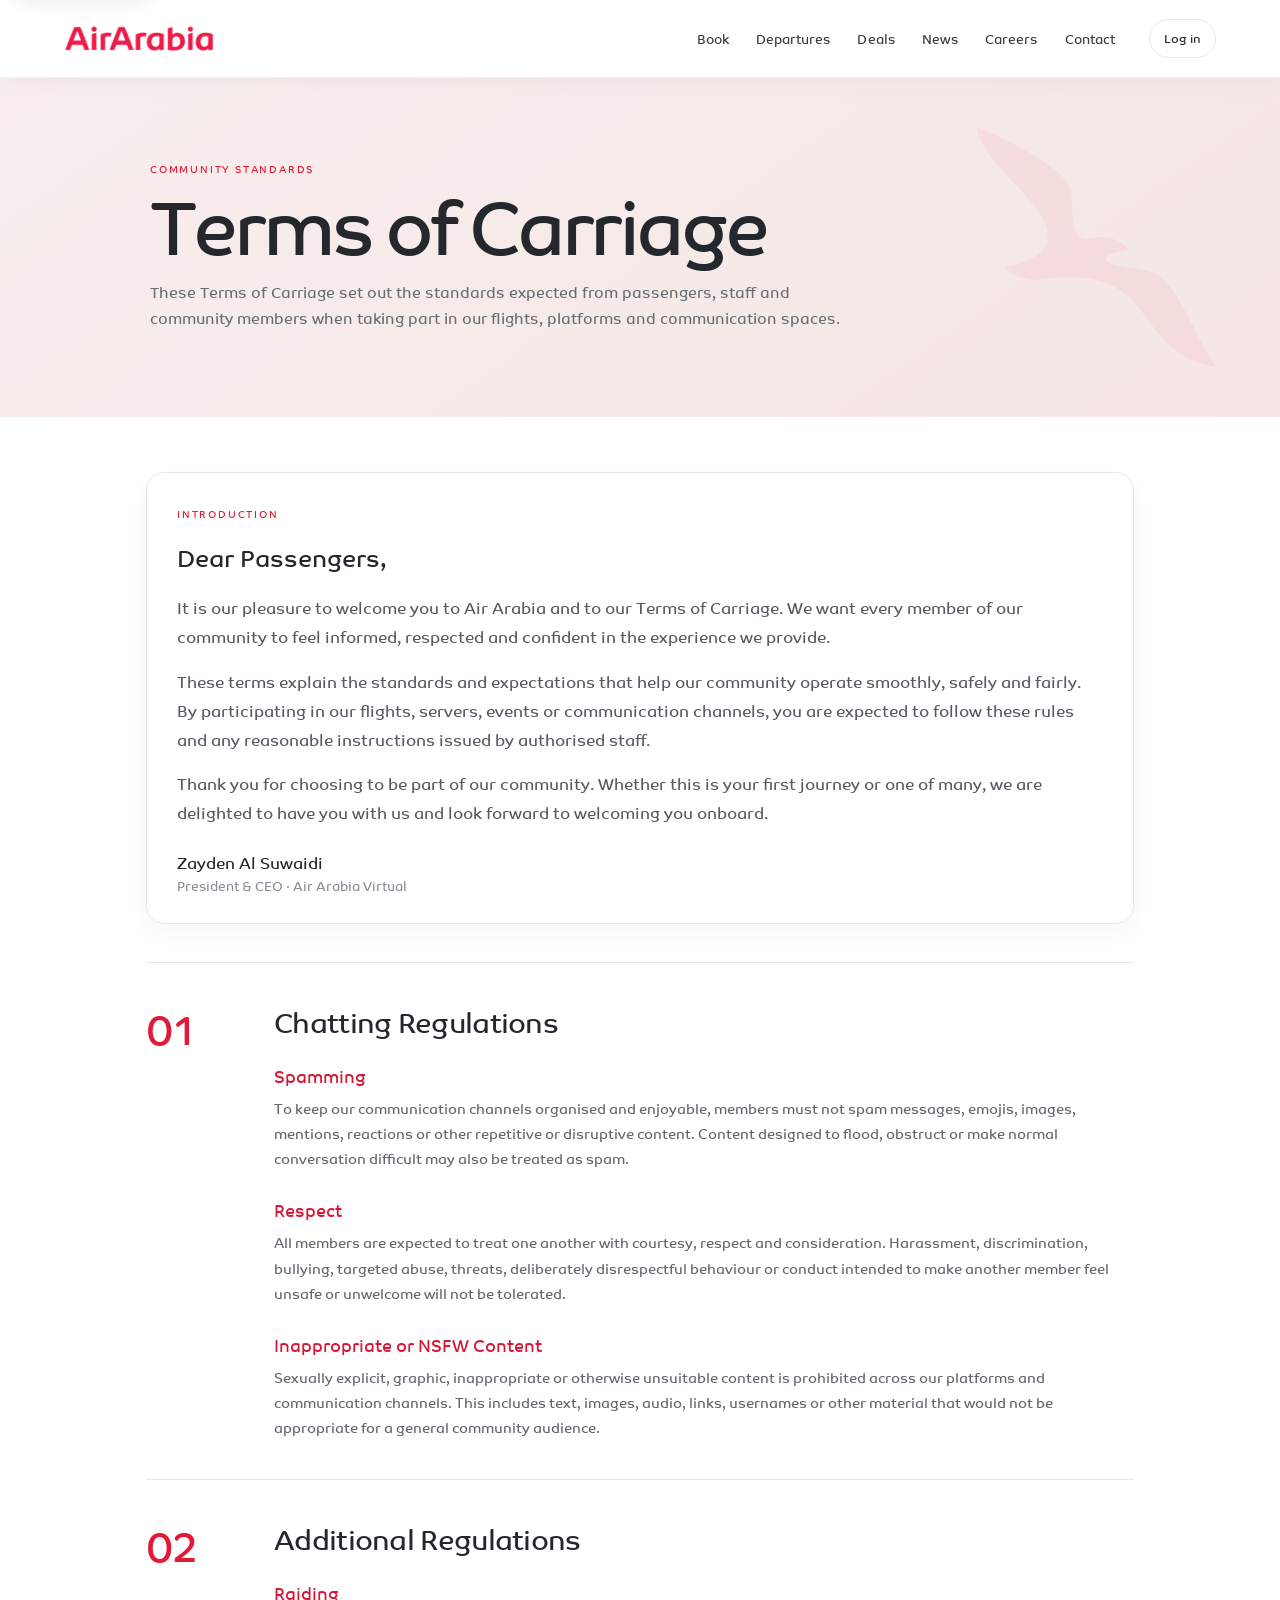
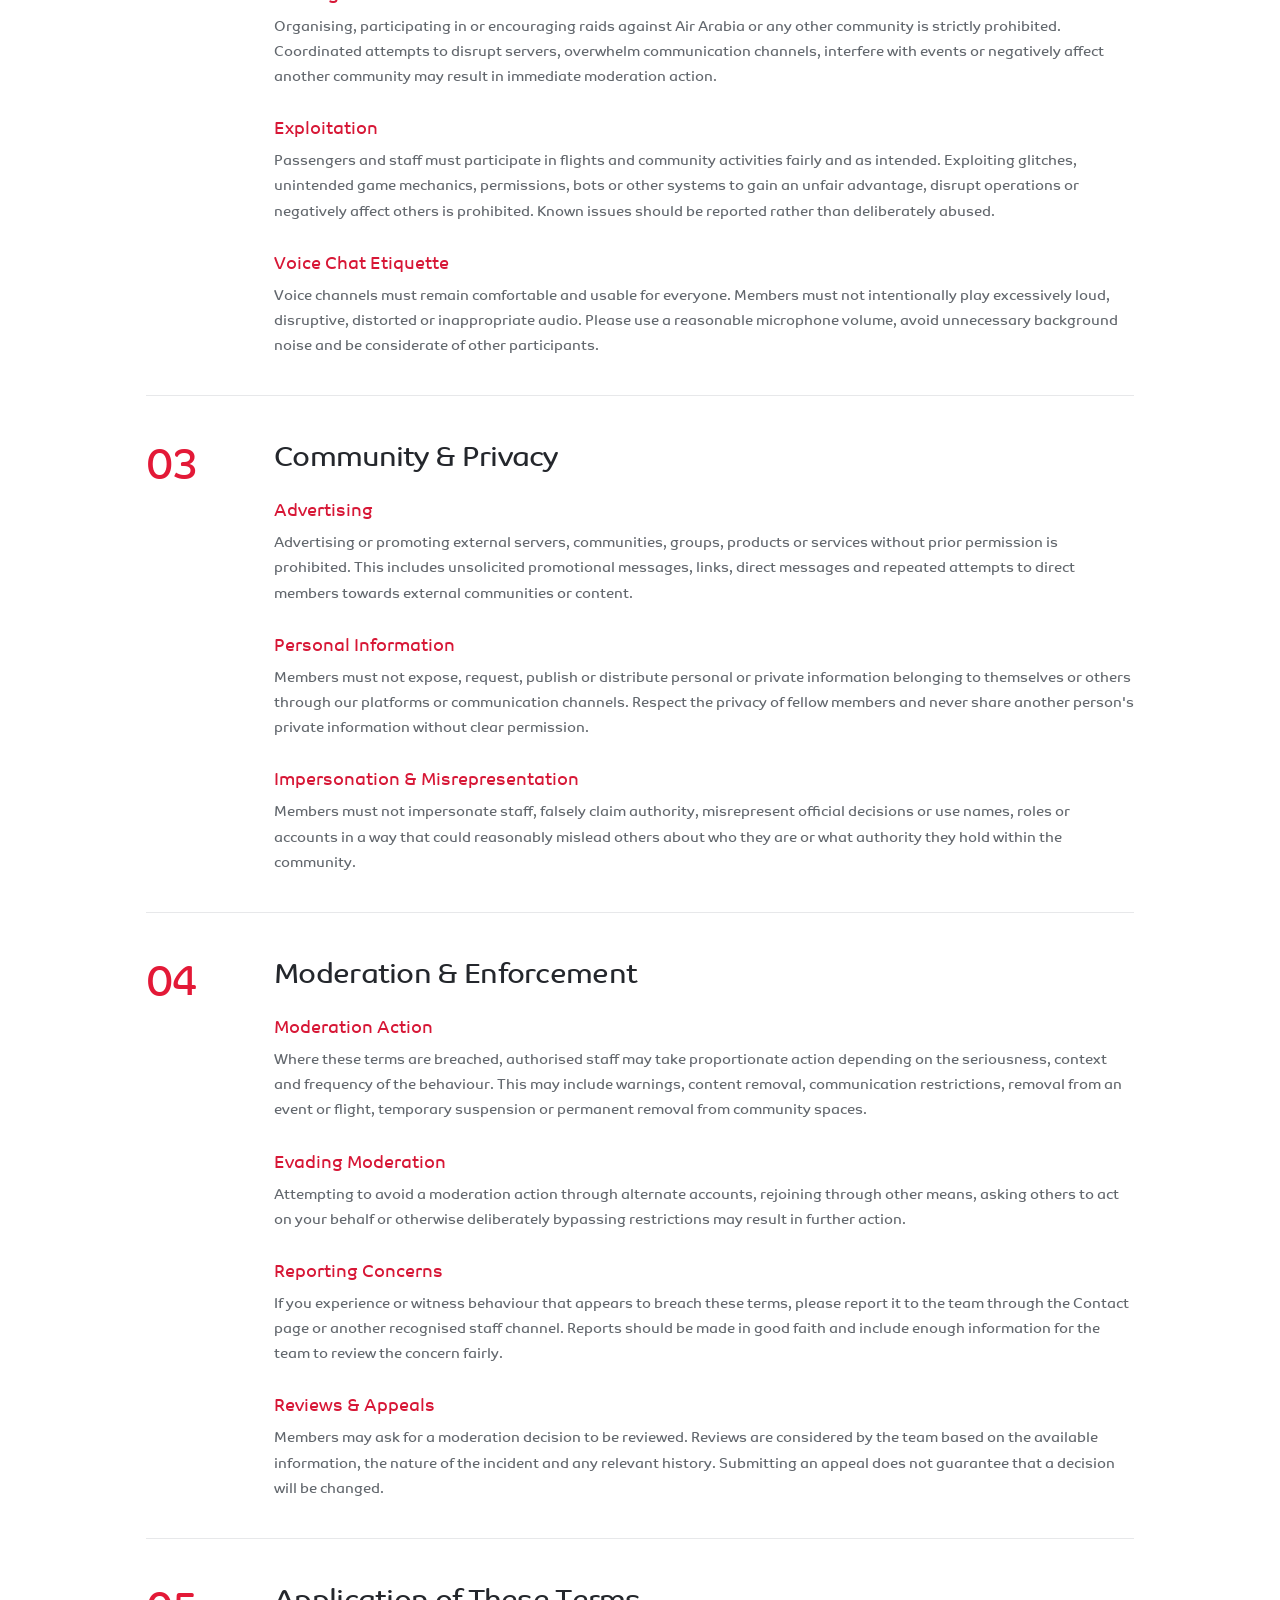
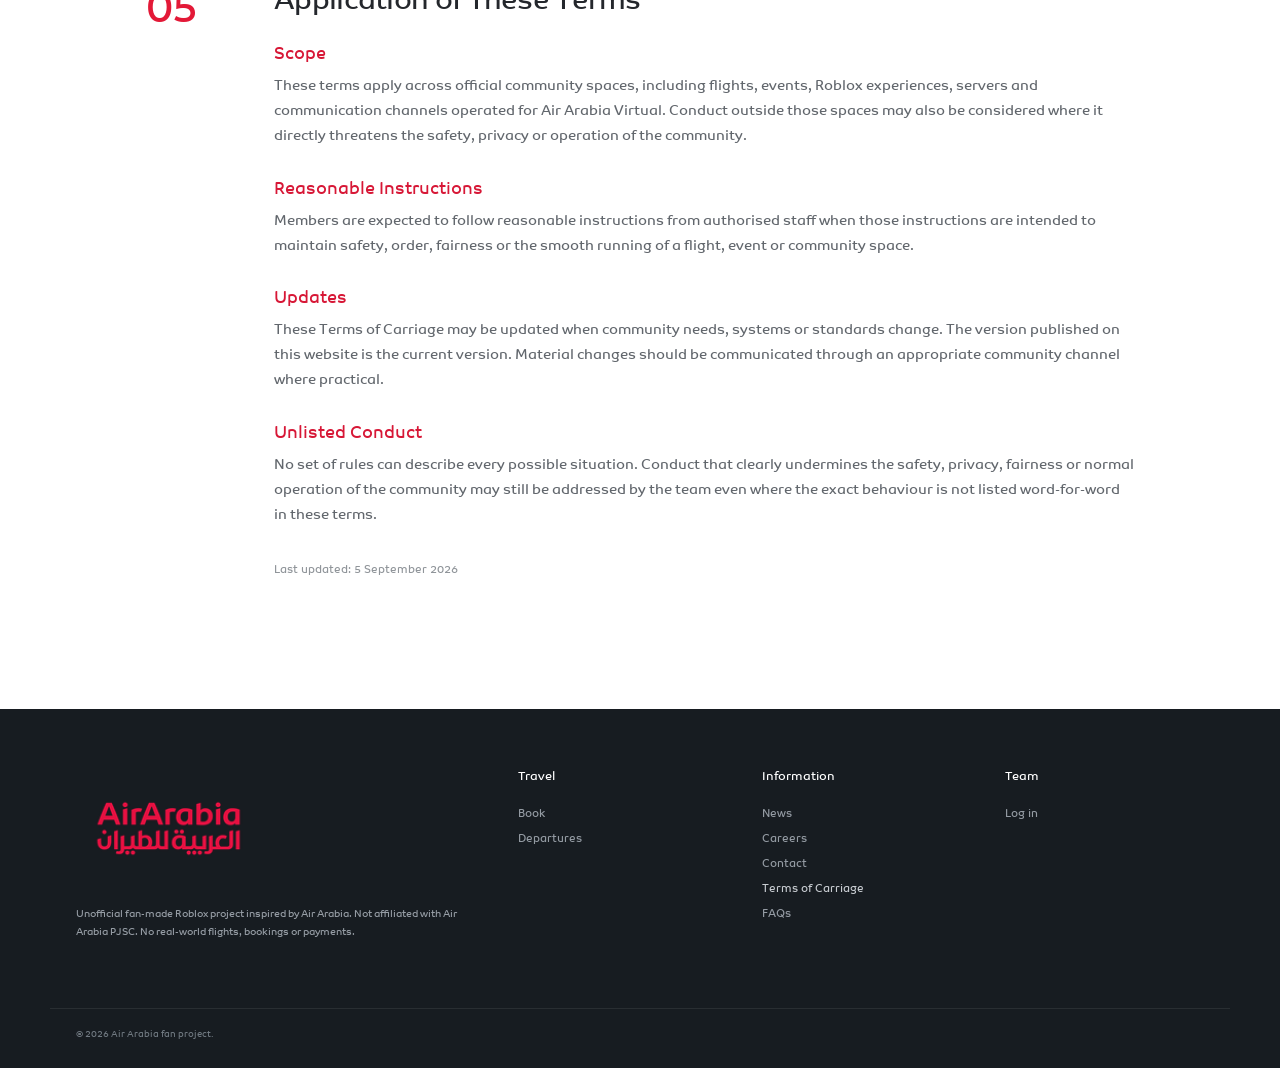
<file: terms-of-carriage.html>
<!doctype html><html lang="en"><head><meta charset="UTF-8"><meta name="viewport" content="width=device-width,initial-scale=1"><meta name="theme-color" content="#d71920"><meta name="description" content="Terms of Carriage for Air Arabia Virtual."><title>Terms of Carriage | Air Arabia</title><link rel="icon" href="assets/logo-bird.webp"><link rel="stylesheet" href="styles.css?v=10"><link rel="stylesheet" href="theme-overrides.css?v=10"><link rel="stylesheet" href="airarabia-font.css?v=1"><link rel="stylesheet" href="terms.css?v=1"></head><body><a class="skip-link" href="#mainContent">Skip to terms</a><header class="site-header"><a class="logo-link" href="index.html" aria-label="Air Arabia home"><img src="assets/logo-wordmark.webp" alt="Air Arabia"></a><nav id="mainNav" aria-label="Primary navigation"><a href="index.html#book">Book</a><a href="scheduled-departures.html">Departures</a><a href="index.html#deals">Deals</a><a href="index.html#news">News</a><a href="careers.html">Careers</a><a href="contact.html">Contact</a></nav><div class="header-actions"><a class="manager-link" href="manager-login.html">Log in</a><button class="menu-btn" id="menuBtn" type="button" aria-label="Open navigation menu" aria-controls="mainNav" aria-expanded="false">☰</button></div></header><section class="terms-hero"><div class="terms-hero-inner"><span class="section-kicker">COMMUNITY STANDARDS</span><h1>Terms of Carriage</h1><p>These Terms of Carriage set out the standards expected from passengers, staff and community members when taking part in our flights, platforms and communication spaces.</p></div></section><main class="terms-layout" id="mainContent"><section class="terms-intro" aria-labelledby="introduction"><span class="section-kicker">INTRODUCTION</span><h2 id="introduction">Dear Passengers,</h2><p>It is our pleasure to welcome you to Air Arabia and to our Terms of Carriage. We want every member of our community to feel informed, respected and confident in the experience we provide.</p><p>These terms explain the standards and expectations that help our community operate smoothly, safely and fairly. By participating in our flights, servers, events or communication channels, you are expected to follow these rules and any reasonable instructions issued by authorised staff.</p><p>Thank you for choosing to be part of our community. Whether this is your first journey or one of many, we are delighted to have you with us and look forward to welcoming you onboard.</p><div class="terms-signature">Zayden Al Suwaidi<small>President &amp; CEO · Air Arabia Virtual</small></div></section><section class="terms-section"><div class="terms-number">01</div><div class="terms-content"><h2>Chatting Regulations</h2><article class="terms-rule"><h3>Spamming</h3><p>To keep our communication channels organised and enjoyable, members must not spam messages, emojis, images, mentions, reactions or other repetitive or disruptive content. Content designed to flood, obstruct or make normal conversation difficult may also be treated as spam.</p></article><article class="terms-rule"><h3>Respect</h3><p>All members are expected to treat one another with courtesy, respect and consideration. Harassment, discrimination, bullying, targeted abuse, threats, deliberately disrespectful behaviour or conduct intended to make another member feel unsafe or unwelcome will not be tolerated.</p></article><article class="terms-rule"><h3>Inappropriate or NSFW Content</h3><p>Sexually explicit, graphic, inappropriate or otherwise unsuitable content is prohibited across our platforms and communication channels. This includes text, images, audio, links, usernames or other material that would not be appropriate for a general community audience.</p></article></div></section><section class="terms-section"><div class="terms-number">02</div><div class="terms-content"><h2>Additional Regulations</h2><article class="terms-rule"><h3>Raiding</h3><p>Organising, participating in or encouraging raids against Air Arabia or any other community is strictly prohibited. Coordinated attempts to disrupt servers, overwhelm communication channels, interfere with events or negatively affect another community may result in immediate moderation action.</p></article><article class="terms-rule"><h3>Exploitation</h3><p>Passengers and staff must participate in flights and community activities fairly and as intended. Exploiting glitches, unintended game mechanics, permissions, bots or other systems to gain an unfair advantage, disrupt operations or negatively affect others is prohibited. Known issues should be reported rather than deliberately abused.</p></article><article class="terms-rule"><h3>Voice Chat Etiquette</h3><p>Voice channels must remain comfortable and usable for everyone. Members must not intentionally play excessively loud, disruptive, distorted or inappropriate audio. Please use a reasonable microphone volume, avoid unnecessary background noise and be considerate of other participants.</p></article></div></section><section class="terms-section"><div class="terms-number">03</div><div class="terms-content"><h2>Community &amp; Privacy</h2><article class="terms-rule"><h3>Advertising</h3><p>Advertising or promoting external servers, communities, groups, products or services without prior permission is prohibited. This includes unsolicited promotional messages, links, direct messages and repeated attempts to direct members towards external communities or content.</p></article><article class="terms-rule"><h3>Personal Information</h3><p>Members must not expose, request, publish or distribute personal or private information belonging to themselves or others through our platforms or communication channels. Respect the privacy of fellow members and never share another person's private information without clear permission.</p></article><article class="terms-rule"><h3>Impersonation &amp; Misrepresentation</h3><p>Members must not impersonate staff, falsely claim authority, misrepresent official decisions or use names, roles or accounts in a way that could reasonably mislead others about who they are or what authority they hold within the community.</p></article></div></section><section class="terms-section"><div class="terms-number">04</div><div class="terms-content"><h2>Moderation &amp; Enforcement</h2><article class="terms-rule"><h3>Moderation Action</h3><p>Where these terms are breached, authorised staff may take proportionate action depending on the seriousness, context and frequency of the behaviour. This may include warnings, content removal, communication restrictions, removal from an event or flight, temporary suspension or permanent removal from community spaces.</p></article><article class="terms-rule"><h3>Evading Moderation</h3><p>Attempting to avoid a moderation action through alternate accounts, rejoining through other means, asking others to act on your behalf or otherwise deliberately bypassing restrictions may result in further action.</p></article><article class="terms-rule"><h3>Reporting Concerns</h3><p>If you experience or witness behaviour that appears to breach these terms, please report it to the team through the Contact page or another recognised staff channel. Reports should be made in good faith and include enough information for the team to review the concern fairly.</p></article><article class="terms-rule"><h3>Reviews &amp; Appeals</h3><p>Members may ask for a moderation decision to be reviewed. Reviews are considered by the team based on the available information, the nature of the incident and any relevant history. Submitting an appeal does not guarantee that a decision will be changed.</p></article></div></section><section class="terms-section"><div class="terms-number">05</div><div class="terms-content"><h2>Application of These Terms</h2><article class="terms-rule"><h3>Scope</h3><p>These terms apply across official community spaces, including flights, events, Roblox experiences, servers and communication channels operated for Air Arabia Virtual. Conduct outside those spaces may also be considered where it directly threatens the safety, privacy or operation of the community.</p></article><article class="terms-rule"><h3>Reasonable Instructions</h3><p>Members are expected to follow reasonable instructions from authorised staff when those instructions are intended to maintain safety, order, fairness or the smooth running of a flight, event or community space.</p></article><article class="terms-rule"><h3>Updates</h3><p>These Terms of Carriage may be updated when community needs, systems or standards change. The version published on this website is the current version. Material changes should be communicated through an appropriate community channel where practical.</p></article><article class="terms-rule"><h3>Unlisted Conduct</h3><p>No set of rules can describe every possible situation. Conduct that clearly undermines the safety, privacy, fairness or normal operation of the community may still be addressed by the team even where the exact behaviour is not listed word-for-word in these terms.</p></article><div class="terms-updated">Last updated: 5 September 2026</div></div></section></main><footer><div class="footer-inner"><div class="footer-brand"><img src="assets/logo-bilingual.webp" alt="Air Arabia"><p>Unofficial fan-made Roblox project inspired by Air Arabia. Not affiliated with Air Arabia PJSC. No real-world flights, bookings or payments.</p></div><div><h4>Travel</h4><a href="index.html#book">Book</a><a href="scheduled-departures.html">Departures</a></div><div><h4>Information</h4><a href="index.html#news">News</a><a href="careers.html">Careers</a><a href="contact.html">Contact</a><a class="terms-footer-link" href="terms-of-carriage.html" aria-current="page">Terms of Carriage</a><a href="faq.html">FAQs</a></div><div><h4>Team</h4><a href="manager-login.html">Log in</a></div></div><div class="footer-bottom"><span>© 2026 Air Arabia fan project.</span></div></footer><script>const menuBtn=document.getElementById('menuBtn'),mainNav=document.getElementById('mainNav');menuBtn?.addEventListener('click',()=>{const open=mainNav?.classList.toggle('open');menuBtn.setAttribute('aria-expanded',String(Boolean(open)));menuBtn.setAttribute('aria-label',open?'Close navigation menu':'Open navigation menu')});</script></body></html>
</file>
<file: styles.css>
@import url('https://fonts.googleapis.com/css2?family=Plus+Jakarta+Sans:wght@400;500;600;700;800&display=swap');
:root{--red:#e31937;--red-dark:#bd102b;--ink:#20242a;--muted:#6f747b;--line:#e7e8eb;--soft:#f6f7f8;--white:#fff;--charcoal:#1b2026;--shadow:0 18px 50px rgba(20,25,31,.12);--radius:18px}*{box-sizing:border-box}html{scroll-behavior:smooth}body{margin:0;font-family:'Plus Jakarta Sans',system-ui,sans-serif;color:var(--ink);background:#fff}a{color:inherit}button,input,select,textarea{font:inherit}.legal-strip{height:28px;background:#171b20;color:#fff;display:flex;align-items:center;justify-content:center;font-size:9px;font-weight:700;letter-spacing:.12em;text-align:center;padding:0 12px}.site-header{height:78px;padding:0 clamp(18px,5vw,72px);display:flex;align-items:center;gap:34px;position:sticky;top:0;background:rgba(255,255,255,.97);backdrop-filter:blur(16px);z-index:50;border-bottom:1px solid rgba(0,0,0,.06)}.logo-link{display:flex;align-items:center;text-decoration:none}.logo-link img{width:150px;height:auto;display:block}.site-header nav{display:flex;gap:27px;margin-left:auto}.site-header nav a{text-decoration:none;font-size:13px;font-weight:600;color:#373c42}.site-header nav a:hover{color:var(--red)}.header-actions{display:flex;align-items:center;gap:10px}.manager-link{border:1px solid var(--line);border-radius:999px;padding:10px 14px;text-decoration:none;font-size:12px;font-weight:700;background:#fff}.menu-btn{display:none;border:0;background:none;font-size:22px}.hero{position:relative;overflow:hidden}.hero-aircraft{min-height:610px;background:#5e6268}.hero-aircraft:before{content:"";position:absolute;inset:0;background-image:url('https://upload.wikimedia.org/wikipedia/commons/3/33/Air_Arabia%2C_A6-AOE%2C_Airbus_A320-214.jpg');background-size:cover;background-position:center 43%}.hero-shade{position:absolute;inset:0;background:linear-gradient(90deg,rgba(9,14,19,.78) 0%,rgba(9,14,19,.52) 38%,rgba(9,14,19,.12) 70%)}.hero-inner{position:relative;z-index:2;max-width:1180px;margin:auto;padding:110px 28px 175px;color:#fff}.eyebrow,.section-kicker{font-size:10px;font-weight:800;letter-spacing:.18em}.eyebrow{display:inline-block;background:rgba(255,255,255,.12);border:1px solid rgba(255,255,255,.22);padding:8px 11px;border-radius:999px}.hero h1{font-size:clamp(46px,5.6vw,76px);line-height:1.02;letter-spacing:-.055em;margin:20px 0 16px;max-width:670px}.hero p{font-size:16px;line-height:1.7;max-width:560px;color:#f0f1f2}.photo-credit{position:absolute;right:16px;bottom:14px;color:rgba(255,255,255,.75);font-size:8px;background:rgba(0,0,0,.3);padding:5px 8px;border-radius:999px}.booking-shell{max-width:1210px;margin:-93px auto 0;padding:0 26px;position:relative;z-index:5}.booking-card{background:#fff;border-radius:20px;box-shadow:var(--shadow);overflow:hidden}.booking-top{display:flex;justify-content:space-between;align-items:center;border-bottom:1px solid var(--line);padding-right:22px}.booking-tabs button{border:0;background:#fff;color:var(--red);font-weight:800;padding:18px 24px;box-shadow:inset 0 -3px var(--red)}.trip-type{display:flex;gap:18px;font-size:12px}.trip-type label{display:flex;gap:6px;align-items:center}.booking-grid{display:grid;grid-template-columns:1fr 34px 1fr 1fr 1fr 1fr 170px;gap:10px;align-items:end;padding:20px 22px 14px}.booking-grid label>span,.form-label{display:block;font-size:9px;letter-spacing:.1em;text-transform:uppercase;color:#8a8f96;font-weight:800;margin:0 0 7px 2px}.booking-grid select,.booking-grid input,.form-control{width:100%;height:52px;border:1px solid #dfe1e4;border-radius:11px;padding:0 12px;background:#fff;outline:0;color:#2b3035}.form-control{padding:12px;height:auto;min-height:48px}.swap-btn{height:34px;width:34px;border:0;border-radius:50%;background:#f1f2f3;margin-bottom:9px;cursor:pointer}.primary-btn{height:52px;border:0;border-radius:11px;background:var(--red);color:#fff;font-weight:800;padding:0 18px;cursor:pointer}.primary-btn:hover{background:var(--red-dark)}.booking-smallprint{font-size:9px;color:#969ba1;padding:0 22px 17px}.content-section{max-width:1180px;margin:auto;padding:82px 26px}.section-heading{display:flex;justify-content:space-between;gap:25px;align-items:end;margin-bottom:28px}.section-kicker{color:var(--red)}.section-heading h2,.page-title{font-size:clamp(31px,3.3vw,46px);line-height:1.08;letter-spacing:-.045em;margin:8px 0}.section-heading p,.page-lead{margin:0;color:var(--muted);line-height:1.7}.section-heading>a{font-size:12px;color:var(--red);font-weight:800;text-decoration:none}.deals-grid{display:grid;grid-template-columns:repeat(3,1fr);gap:16px}.deal-card{border:1px solid var(--line);border-radius:17px;overflow:hidden;background:#fff;box-shadow:0 8px 25px rgba(17,22,28,.05)}.deal-visual{height:150px;position:relative;background:linear-gradient(135deg,#cc9b78,#70584f);overflow:hidden}.deal-visual:before{content:"";position:absolute;width:210px;height:50px;background:#fff;border-radius:100%;right:-40px;bottom:23px;transform:rotate(-9deg);opacity:.92}.deal-visual .route-code{position:absolute;left:17px;top:15px;color:#fff;font-weight:800;font-size:26px}.deal-body{padding:16px}.deal-route{font-weight:800;font-size:16px}.deal-meta{font-size:11px;color:var(--muted);margin-top:4px}.deal-price{display:flex;justify-content:space-between;align-items:end;margin-top:18px}.deal-price small{color:#8b9096}.deal-price strong{font-size:22px;color:var(--red)}.deal-price a{text-decoration:none;font-size:11px;font-weight:800;color:var(--red)}.news-section{background:#f5f6f7}.news-grid{display:grid;grid-template-columns:repeat(3,1fr);gap:18px}.news-card{background:#fff;border-radius:17px;overflow:hidden;border:1px solid var(--line)}.news-media{height:210px;position:relative;background:linear-gradient(135deg,#f1f2f3,#d9dde1);overflow:hidden}.news-media img{width:100%;height:100%;object-fit:cover}.date-art{position:absolute;inset:0;display:flex;align-items:flex-end;padding:18px;background:linear-gradient(135deg,var(--red) 0%,#b40f28 100%);color:#fff}.date-art:after{content:"";position:absolute;width:130px;height:130px;right:-25px;top:-15px;background:url('assets/logo-bird.webp') center/contain no-repeat;filter:brightness(0) invert(1);opacity:.12}.date-art strong{font-size:30px;letter-spacing:-.04em}.news-date-badge{position:absolute;left:12px;top:12px;background:var(--red);color:#fff;padding:7px 9px;border-radius:9px;font-size:10px;font-weight:800;box-shadow:0 8px 22px rgba(0,0,0,.12)}.news-body{padding:17px}.news-body small{color:#8e9399;font-size:9px;letter-spacing:.08em}.news-body h3{font-size:17px;line-height:1.35;margin:7px 0 9px}.news-body p{font-size:12px;line-height:1.65;color:var(--muted);margin:0}.quick-links{background:#fff}.quick-grid{display:grid;grid-template-columns:repeat(3,1fr);gap:14px;padding-top:62px;padding-bottom:62px}.quick-card{border:1px solid var(--line);border-radius:16px;padding:22px;display:grid;grid-template-columns:auto 1fr auto;gap:15px;align-items:center;text-decoration:none}.quick-card:hover{box-shadow:0 12px 35px rgba(20,25,31,.08)}.quick-icon{width:46px;height:46px;background:#fff0f2;color:var(--red);border-radius:13px;display:grid;place-items:center}.quick-card small{color:var(--red);font-size:8px;font-weight:800;letter-spacing:.14em}.quick-card h3{margin:4px 0;font-size:16px}.quick-card p{margin:0;color:var(--muted);font-size:11px}.quick-card b{color:var(--red)}footer{background:#171c21;color:#fff}.footer-inner{max-width:1180px;margin:auto;padding:58px 26px;display:grid;grid-template-columns:2fr 1fr 1fr 1fr;gap:45px}.footer-brand img{width:185px}.footer-brand p{max-width:390px;color:#969da5;font-size:10px;line-height:1.75}.footer-inner>div:not(.footer-brand){display:flex;flex-direction:column}.footer-inner h4{margin-top:0;font-size:12px}.footer-inner a{font-size:11px;color:#949ba3;text-decoration:none;margin:5px 0}.footer-bottom{max-width:1180px;margin:auto;border-top:1px solid rgba(255,255,255,.08);padding:18px 26px 28px;display:flex;justify-content:space-between;color:#707981;font-size:9px}.page-hero{background:#f5f6f7;padding:72px 26px}.page-hero-inner{max-width:1180px;margin:auto}.page-layout{max-width:1180px;margin:auto;padding:55px 26px 90px}.panel{background:#fff;border:1px solid var(--line);border-radius:18px;padding:22px}.filter-row{display:grid;grid-template-columns:repeat(4,1fr);gap:10px;margin-bottom:22px}.filter-row .primary-btn{margin-top:22px}.departures-list{display:flex;flex-direction:column;gap:12px}.flight-row{display:grid;grid-template-columns:110px 1fr 130px 120px 110px;gap:16px;align-items:center;border:1px solid var(--line);border-radius:15px;padding:18px;background:#fff}.flight-number{font-weight:800;color:var(--red)}.flight-route strong{display:block}.flight-route small,.flight-time small{color:var(--muted)}.status-pill{display:inline-flex;border-radius:999px;padding:7px 10px;background:#eef8f1;color:#287a43;font-size:10px;font-weight:800}.empty-state{padding:32px;text-align:center;color:var(--muted);border:1px dashed #cfd3d8;border-radius:15px}.auth-wrap{min-height:calc(100vh - 106px);display:grid;place-items:center;padding:50px 18px;background:#f5f6f7}.auth-card{width:min(460px,100%);background:#fff;border:1px solid var(--line);border-radius:20px;padding:30px;box-shadow:var(--shadow)}.auth-card img{width:160px}.auth-card h1{margin:26px 0 6px;font-size:28px}.auth-card p{font-size:12px;color:var(--muted);line-height:1.6}.form-stack{display:flex;flex-direction:column;gap:14px}.helper-note{font-size:9px!important;color:#8c9298!important}.dashboard{display:grid;grid-template-columns:220px 1fr;min-height:calc(100vh - 106px);background:#f5f6f7}.dashboard-side{background:#20262c;color:#fff;padding:25px 18px}.dashboard-side h2{font-size:15px;margin:0 0 25px}.dash-tab{width:100%;border:0;background:transparent;color:#aeb5bc;padding:11px;border-radius:10px;text-align:left;margin:3px 0;cursor:pointer}.dash-tab.active{background:#fff;color:#20262c}.dashboard-main{padding:28px}.dash-head{display:flex;justify-content:space-between;align-items:center;margin-bottom:20px}.dash-head h1{font-size:28px;margin:0}.dash-grid{display:grid;grid-template-columns:1fr 1fr;gap:16px}.table-card{background:#fff;border:1px solid var(--line);border-radius:17px;overflow:auto}.simple-table{width:100%;border-collapse:collapse;font-size:11px}.simple-table th,.simple-table td{padding:12px;border-bottom:1px solid var(--line);text-align:left}.simple-table th{color:#7a8086;font-size:9px;letter-spacing:.08em}.action-btn{border:1px solid var(--line);background:#fff;border-radius:8px;padding:7px 9px;font-size:10px;cursor:pointer}.tab-panel[hidden]{display:none}.jobs-grid{display:grid;grid-template-columns:repeat(2,1fr);gap:14px}.job-card{border:1px solid var(--line);border-radius:16px;padding:20px}.job-card .job-meta{display:flex;gap:8px;flex-wrap:wrap;margin:12px 0}.job-chip{background:#f3f4f5;border-radius:999px;padding:6px 8px;font-size:9px;color:#5d6369}.job-card h3{margin:0}.job-card p{color:var(--muted);font-size:11px;line-height:1.65}.application-box{margin-top:25px;display:none}.application-box.open{display:block}.contact-grid{display:grid;grid-template-columns:.75fr 1.25fr;gap:28px}.contact-copy{padding:20px}.contact-copy h2{font-size:30px;margin-top:0}.contact-copy p{color:var(--muted);line-height:1.7}.form-message{padding:12px;border-radius:10px;background:#eef8f1;color:#287a43;font-size:11px;display:none}.form-message.show{display:block}
@media(max-width:1000px){.site-header nav{display:none}.site-header nav.open{display:flex;position:absolute;top:78px;left:0;right:0;background:#fff;flex-direction:column;padding:20px 26px;border-bottom:1px solid var(--line)}.menu-btn{display:block}.booking-grid{grid-template-columns:1fr 34px 1fr 1fr}.search-book-btn{grid-column:span 2}.deals-grid,.news-grid{grid-template-columns:1fr 1fr}.quick-grid{grid-template-columns:1fr}.filter-row{grid-template-columns:1fr 1fr}.flight-row{grid-template-columns:90px 1fr 100px 100px}.flight-row .status-pill{grid-column:2}.dashboard{grid-template-columns:1fr}.dashboard-side{display:flex;gap:5px;overflow:auto}.dashboard-side h2{display:none}.dash-tab{white-space:nowrap;width:auto}.dashboard-main{padding:18px}.contact-grid{grid-template-columns:1fr}}
@media(max-width:700px){.legal-strip{font-size:7px}.site-header{height:68px;padding:0 16px}.logo-link img{width:128px}.manager-link{font-size:10px;padding:8px 10px}.site-header nav.open{top:68px}.hero-aircraft{min-height:620px}.hero-aircraft:before{background-position:64% center}.hero-shade{background:linear-gradient(180deg,rgba(8,13,18,.35),rgba(8,13,18,.78) 55%,rgba(8,13,18,.88))}.hero-inner{padding:90px 20px 200px}.hero h1{font-size:47px}.booking-shell{padding:0 13px;margin-top:-115px}.booking-top{padding-right:12px}.trip-type{gap:9px;font-size:10px}.booking-grid{grid-template-columns:1fr;padding:16px}.swap-btn{display:none}.search-book-btn{grid-column:auto}.content-section{padding:65px 18px}.section-heading{align-items:flex-start;flex-direction:column}.deals-grid,.news-grid,.jobs-grid{grid-template-columns:1fr}.footer-inner{grid-template-columns:1fr 1fr;padding:48px 20px}.footer-brand{grid-column:1/-1}.footer-bottom{padding:18px 20px 25px;flex-direction:column;gap:6px}.filter-row{grid-template-columns:1fr}.filter-row .primary-btn{margin-top:0}.flight-row{grid-template-columns:1fr 1fr;gap:10px}.flight-row .status-pill{grid-column:auto}.page-hero{padding:48px 18px}.page-layout{padding:35px 18px 70px}.dash-grid{grid-template-columns:1fr}.dashboard-main{padding:14px}.contact-copy{padding:0}}
</file>
<file: theme-overrides.css>
@import url('https://fonts.googleapis.com/css2?family=Montserrat:wght@400;500;600;700;800&display=swap');
:root{--soft-font:'Montserrat',system-ui,sans-serif;--focus:#7a1023}
body,button,input,select,textarea{font-family:var(--soft-font)}body{background:#fff;color:#24272c}.skip-link{position:fixed;left:16px;top:12px;z-index:9999;background:#fff;color:#111;padding:10px 14px;border-radius:10px;box-shadow:0 8px 24px rgba(0,0,0,.16);transform:translateY(-160%);text-decoration:none;font-weight:800}.skip-link:focus{transform:translateY(0)}.sr-only{position:absolute!important;width:1px!important;height:1px!important;padding:0!important;margin:-1px!important;overflow:hidden!important;clip:rect(0,0,0,0)!important;white-space:nowrap!important;border:0!important}a:focus-visible,button:focus-visible,input:focus-visible,select:focus-visible,textarea:focus-visible{outline:3px solid var(--focus);outline-offset:3px}.site-header{box-shadow:0 5px 22px rgba(20,25,31,.035)}.site-header nav a{font-weight:600;letter-spacing:.005em}.manager-link.login-link{border-color:#eceef0;background:#fff;padding:9px 16px;font-weight:600}.manager-link.login-link:hover{background:#f7f7f8}.menu-btn{cursor:pointer}.hero-graphic{min-height:610px;background:#f8f5f3;position:relative;isolation:isolate;overflow:hidden}.hero-graphic:before{content:"";position:absolute;right:-12%;top:-28%;width:66%;height:145%;background:linear-gradient(145deg,#ed2140,#c70f2e);border-radius:48% 0 0 56%;transform:rotate(7deg);z-index:0}.hero-graphic:after{content:"";position:absolute;right:7%;top:11%;width:34%;aspect-ratio:1;border:1px solid rgba(255,255,255,.18);border-radius:50%;box-shadow:0 0 0 55px rgba(255,255,255,.035),0 0 0 110px rgba(255,255,255,.025);z-index:1}.hero-graphic-shape{position:absolute;z-index:1}.shape-one{width:43%;height:92px;right:-3%;top:44%;border-radius:999px 0 0 999px;background:rgba(255,255,255,.14);transform:rotate(-9deg)}.shape-two{width:29%;height:48px;right:8%;top:58%;border-radius:999px;background:rgba(255,255,255,.10);transform:rotate(-9deg)}.hero-graphic-bird{position:absolute;right:10%;top:22%;width:min(22vw,260px);opacity:.95;filter:brightness(0) invert(1);z-index:2}.hero-graphic .hero-inner{position:relative;z-index:4;color:#24272c;padding:118px 28px 182px}.hero-graphic .eyebrow{color:#a70e27;border:0;background:#fff0f2;padding:8px 12px}.hero-graphic h1{color:#24272c;max-width:620px;font-weight:700;letter-spacing:-.035em}.hero-graphic p{color:#555b62;max-width:500px;font-size:17px}.hero-actions{display:flex;gap:12px;align-items:center;margin-top:28px}.hero-actions a{text-decoration:none;font-weight:700;font-size:12px;border-radius:999px;padding:12px 17px}.hero-primary{background:#d71936;color:#fff;box-shadow:0 10px 26px rgba(215,25,54,.2)}.hero-secondary{background:#fff;color:#30343a;border:1px solid #dfe1e4}.hero-banner-date{position:absolute;right:9%;bottom:48px;z-index:4;color:#fff;text-align:right}.hero-banner-date small{display:block;text-transform:uppercase;letter-spacing:.14em;font-weight:700;font-size:9px}.hero-banner-date strong{font-size:48px;line-height:1}.booking-card{box-shadow:0 22px 60px rgba(30,34,40,.10);border:1px solid rgba(25,30,36,.05);border-radius:18px}.booking-tabs{padding-left:20px}.booking-title{display:inline-flex;align-items:center;gap:6px;color:#c31230;font-weight:700;padding:18px 4px}.trip-type{display:flex;gap:18px;font-size:12px;border:0;margin:0;padding:0}.booking-grid select,.booking-grid input,.form-control{border-radius:10px;min-height:48px}.primary-btn{border-radius:10px}.deal-card,.news-card,.quick-card,.panel,.job-card,.auth-card{border-color:#e4e6e8;box-shadow:0 7px 24px rgba(25,30,36,.04)}.deal-card,.news-card,.quick-card,.panel,.job-card{border-radius:14px}.deal-card:hover,.news-card:hover,.quick-card:hover{transform:translateY(-2px);transition:.2s;box-shadow:0 14px 34px rgba(25,30,36,.07)}.section-heading h2,.page-title{font-weight:600;letter-spacing:-.025em}.section-heading h2{font-size:clamp(30px,3vw,42px)}
.destination-deal{overflow:hidden;background:#fff}.deal-card-link{display:block;color:inherit;text-decoration:none;height:100%}.destination-photo{height:205px;position:relative;background-size:cover!important;background-position:center!important;overflow:hidden}.destination-photo:before{content:"";position:absolute;inset:0;background:linear-gradient(180deg,rgba(15,20,26,.08),rgba(15,20,26,.12) 48%,rgba(15,20,26,.34));z-index:1}.destination-photo:after{display:none}.deal-watermark{position:absolute;left:50%;top:50%;width:150px;transform:translate(-50%,-50%);filter:brightness(0) invert(1);opacity:.22;z-index:2}.destination-photo .route-code{position:absolute;right:14px;top:14px;left:auto;background:rgba(20,24,30,.72);backdrop-filter:blur(8px);color:#fff;border:1px solid rgba(255,255,255,.3);padding:7px 10px;border-radius:999px;font-size:12px;font-weight:700;letter-spacing:.08em;z-index:3}.destination-name{position:absolute;left:16px;bottom:14px;color:#fff;font-size:23px;font-weight:600;letter-spacing:-.025em;z-index:3;text-shadow:0 2px 12px rgba(0,0,0,.35)}.destination-deal .deal-body{padding:14px 15px 15px}.destination-deal .deal-route{font-size:14px;font-weight:500}.destination-deal .deal-price{margin-top:10px;align-items:center}.destination-deal .deal-price>div{display:flex;align-items:baseline;gap:7px}.destination-deal .deal-price small{font-size:10px;color:#80858b}.destination-deal .deal-price strong{font-size:21px;color:#292d33}.deal-cta{color:#c31230;font-size:10px;font-weight:700}.deal-card-link:focus-visible{outline:3px solid var(--focus);outline-offset:-3px;border-radius:14px}.deal-card-link:hover .destination-photo{background-size:106%!important;transition:background-size .35s ease}.deal-card-link:hover .deal-cta span{display:inline-block;transform:translateX(3px);transition:transform .2s ease}
.news-media{border-bottom:1px solid #f0f1f2}.date-art{background:linear-gradient(145deg,#e51f3d,#bd102b);align-items:center}.date-art strong{font-size:35px;font-weight:700}.date-art:before{content:"AIR ARABIA";position:absolute;left:18px;top:17px;font-size:8px;font-weight:700;letter-spacing:.2em;opacity:.8}.news-card-link{display:block;height:100%;color:inherit;text-decoration:none}.news-card-link:focus-visible{outline:3px solid var(--focus);outline-offset:4px;border-radius:14px}.news-read-more{display:inline-flex;margin-top:14px;color:#bd102b;font-size:11px;font-weight:700}.news-card:hover .news-read-more{gap:5px}.quick-icon{width:50px;height:50px}.quick-icon svg{width:21px;height:21px;fill:none;stroke:currentColor;stroke-width:1.8;stroke-linecap:round;stroke-linejoin:round}.quick-card{position:relative;overflow:hidden}.quick-card:after{content:"";position:absolute;width:90px;height:90px;right:-40px;bottom:-45px;border-radius:50%;background:#fff5f6}.quick-card>*{position:relative;z-index:1}.page-hero{position:relative;overflow:hidden;background:linear-gradient(145deg,#faf7f5,#f5f5f6)}.page-hero:after{content:"";position:absolute;right:7%;top:50%;width:150px;height:150px;transform:translateY(-50%);background:url('assets/logo-bird.webp') center/contain no-repeat;opacity:.06}.page-hero-inner{position:relative;z-index:2}.polished-auth{background:radial-gradient(circle at 80% 15%,rgba(227,25,55,.07),transparent 28%),#f8f8f9}.polished-auth .auth-card,.auth-card{padding:36px;border-radius:20px}.auth-card h1{font-weight:700;letter-spacing:-.03em}.dashboard-side{background:#202328}.dash-tab{border-radius:10px;font-weight:600}.dash-tab.active{box-shadow:0 5px 18px rgba(0,0,0,.07)}.form-message[aria-live]{min-height:0}.footer-bottom{justify-content:flex-start}.manager-card-actions{display:flex;gap:8px;flex-wrap:wrap}.manager-card-actions a{text-decoration:none;color:inherit}
.article-shell{max-width:980px;margin:0 auto;padding:64px 26px 90px}.article-back{display:inline-flex;gap:8px;align-items:center;color:#a70e27;text-decoration:none;font-weight:700;font-size:12px;margin-bottom:34px}.article-header{max-width:760px}.article-header h1{font-size:clamp(38px,6vw,68px);line-height:1.03;letter-spacing:-.04em;margin:12px 0 18px;font-weight:700}.article-summary{font-size:19px;line-height:1.65;color:#62676d;margin:0}.article-meta{display:flex;gap:16px;align-items:center;flex-wrap:wrap;margin-top:24px;color:#7b8086;font-size:12px}.share-btn{border:1px solid #dfe1e4;background:#fff;border-radius:999px;padding:9px 13px;font-weight:700;cursor:pointer}.article-image{margin:42px 0 34px}.article-image img{display:block;width:100%;max-height:560px;object-fit:cover;border-radius:20px}.article-graphic{height:320px;margin:42px 0 34px;border-radius:20px;background:linear-gradient(145deg,#e51f3d,#bd102b);display:grid;place-items:center;overflow:hidden}.article-graphic img{width:180px;filter:brightness(0) invert(1);opacity:.9}.article-body{max-width:760px;font-size:17px;line-height:1.85;color:#3e4247}.article-body p{margin:0 0 22px}
@media(max-width:900px){.hero-graphic:before{right:-28%;width:78%}.hero-graphic-bird{right:5%;width:240px}.hero-banner-date{right:22px}.destination-photo{height:190px}}
@media(max-width:700px){.hero-graphic{min-height:650px;background:#f8f5f3}.hero-graphic:before{width:120%;height:57%;right:-42%;top:48%;border-radius:52% 0 0 0;transform:rotate(-5deg)}.hero-graphic:after{right:-18%;top:57%;width:74%}.hero-graphic .hero-inner{padding:82px 20px 220px}.hero-graphic h1{font-size:48px}.hero-graphic-bird{width:170px;right:9%;top:64%;opacity:.92}.hero-banner-date{bottom:35px;right:17px}.hero-banner-date strong{font-size:40px}.shape-one{width:90%;right:-35%;top:68%}.shape-two{display:none}.manager-link.login-link{padding:8px 12px}.hero-actions{flex-wrap:wrap}.page-hero:after{right:-24px;width:120px;height:120px}.quick-card{min-height:110px}.article-shell{padding:42px 18px 70px}.article-header h1{font-size:42px}.article-summary{font-size:17px}.article-image img,.article-graphic{border-radius:16px}.article-graphic{height:240px}.destination-photo{height:215px}}
@media(prefers-reduced-motion:reduce){*,*:before,*:after{scroll-behavior:auto!important;transition:none!important;animation:none!important}.deal-card:hover,.news-card:hover,.quick-card:hover{transform:none}.deal-card-link:hover .destination-photo{background-size:cover!important}}
</file>
<file: airarabia-font.css>
@font-face{font-family:'AirArabia';src:url('assets/AirArabia%20Normal%20Regular.ttf') format('truetype');font-style:normal;font-weight:100 900;font-display:swap}html,body,button,input,select,textarea{font-family:'AirArabia',Arial,sans-serif!important}h1,h2,h3,h4,h5,h6,.site-header nav a,.manager-link,.primary-btn,.section-kicker,.booking-title,.deal-cta,.news-read-more,.terms-signature,.faq-item summary{font-family:'AirArabia',Arial,sans-serif!important}
</file>
<file: polish-v9.css>
/* Focused visual/performance cleanup */
.destination-photo{position:relative;height:205px;overflow:hidden;background:#e9eaec}
.destination-photo:before{content:"";position:absolute!important;inset:0!important;width:auto!important;height:auto!important;right:auto!important;bottom:auto!important;border-radius:0!important;transform:none!important;background:linear-gradient(180deg,rgba(12,16,21,.02),rgba(12,16,21,.16))!important;z-index:2;pointer-events:none}
.destination-photo:after{display:none!important;content:none!important}
.destination-photo-img{position:absolute;inset:0;width:100%;height:100%;object-fit:cover;display:block;transform:scale(1.001);transition:transform .28s ease;will-change:transform}
.deal-watermark{left:18px;top:18px;width:76px;transform:none;opacity:.16;z-index:3;filter:brightness(0) invert(1)}
.destination-photo .route-code{right:14px;top:14px;left:auto;z-index:4;background:rgba(20,24,30,.66);border:1px solid rgba(255,255,255,.28);backdrop-filter:blur(6px);-webkit-backdrop-filter:blur(6px);color:#fff;padding:7px 10px;border-radius:8px;font-size:11px;font-weight:700;letter-spacing:.08em}
.destination-name{display:none!important}.destination-deal .deal-route{font-size:15px;font-weight:500;color:#292d33}.destination-deal .deal-body{padding:15px 16px 16px}.destination-deal .deal-price{margin-top:10px}.destination-deal:hover .destination-photo-img{transform:scale(1.025)}
.destination-deal,.news-card,.quick-card{transition:transform .18s ease,box-shadow .18s ease}.content-section,.news-section,.quick-links{content-visibility:auto;contain-intrinsic-size:1px 700px}
.job-card-link{display:block;color:inherit;text-decoration:none;height:100%}.job-card-link .job-card{height:100%;transition:transform .18s ease,box-shadow .18s ease,border-color .18s ease}.job-card-link:hover .job-card{transform:translateY(-2px);box-shadow:0 12px 30px rgba(25,30,36,.07);border-color:#d9dcdf}.job-card-link:focus-visible{outline:3px solid var(--focus);outline-offset:4px;border-radius:14px}.job-card .job-open{display:inline-flex;align-items:center;gap:6px;color:#bd102b;font-size:11px;font-weight:700;margin-top:10px}.job-card .job-open span{transition:transform .18s ease}.job-card-link:hover .job-open span{transform:translateX(3px)}
.job-detail-shell{max-width:1120px;margin:0 auto;padding:54px 26px 90px}.job-back{display:inline-flex;align-items:center;gap:7px;color:#a70e27;text-decoration:none;font-size:12px;font-weight:700;margin-bottom:28px}.job-detail-layout{display:grid;grid-template-columns:minmax(0,1fr) 360px;gap:34px;align-items:start}.job-detail-main{min-width:0}.job-detail-header{padding-bottom:28px;border-bottom:1px solid #e8eaec}.job-detail-header h1{font-size:clamp(38px,5vw,60px);line-height:1.06;letter-spacing:-.035em;font-weight:650;margin:10px 0 18px}.job-detail-meta{display:flex;flex-wrap:wrap;gap:9px}.job-detail-chip{background:#f4f5f6;border:1px solid #e7e9eb;border-radius:999px;padding:8px 11px;font-size:11px;color:#555b62}.job-description{padding-top:30px}.job-description h2{font-size:25px;font-weight:600;letter-spacing:-.02em;margin:0 0 14px}.job-description p{font-size:16px;line-height:1.85;color:#454a50;white-space:pre-line}.job-apply-card{position:sticky;top:104px;background:#fff;border:1px solid #e4e6e8;border-radius:16px;padding:22px;box-shadow:0 9px 30px rgba(25,30,36,.05)}.job-apply-card h2{font-size:21px;margin:0 0 6px;font-weight:600}.job-apply-card>p{font-size:12px;color:#72777d;line-height:1.6;margin:0 0 18px}.job-not-found{padding:70px 0;text-align:center}
@media(max-width:800px){.job-detail-layout{grid-template-columns:1fr}.job-apply-card{position:static}.destination-photo{height:195px}}
@media(max-width:700px){.destination-photo{height:215px}.deal-watermark{width:66px}.job-detail-shell{padding:38px 18px 70px}.job-detail-header h1{font-size:39px}}
@media(prefers-reduced-motion:reduce){.destination-photo-img,.job-card-link .job-card,.job-open span{transition:none!important}.destination-deal:hover .destination-photo-img{transform:none}.job-card-link:hover .job-card{transform:none}}
</file>
<file: faq.css>
.faq-hero{background:#f8eded;position:relative;overflow:hidden;padding:76px 26px 88px}.faq-hero:after{content:"?";position:absolute;right:8%;top:-45px;font-size:260px;font-weight:800;color:#e31937;opacity:.055;line-height:1}.faq-hero-inner{max-width:1180px;margin:auto;position:relative;z-index:1}.faq-hero h1{font-size:clamp(44px,6vw,76px);letter-spacing:-.055em;margin:10px 0 14px}.faq-hero p{max-width:650px;color:#6f747b;line-height:1.7;margin:0}.faq-layout{max-width:900px;margin:auto;padding:62px 26px 95px}.faq-list{display:flex;flex-direction:column;gap:12px}.faq-item{border:1px solid #e7e8eb;border-radius:16px;background:#fff;overflow:hidden}.faq-item summary{list-style:none;cursor:pointer;display:flex;align-items:center;gap:14px;padding:20px 22px;font-weight:700;color:#252a30}.faq-item summary::-webkit-details-marker{display:none}.faq-q{width:32px;height:32px;border-radius:9px;background:#fff0f2;color:#e31937;display:grid;place-items:center;font-size:12px;font-weight:800;flex:0 0 auto}.faq-item summary:after{content:"+";margin-left:auto;color:#e31937;font-size:22px;font-weight:400}.faq-item[open] summary:after{content:"−"}.faq-answer{padding:0 22px 22px 68px;color:#6f747b;line-height:1.75;font-size:14px}.faq-answer a{color:#e31937;font-weight:700}.faq-help{margin-top:32px;border-radius:20px;background:#1b2026;color:#fff;padding:30px;display:flex;justify-content:space-between;align-items:center;gap:25px}.faq-help h2{margin:0 0 7px;font-size:24px}.faq-help p{margin:0;color:#aab0b6;font-size:13px;line-height:1.6}.faq-help a{background:#e31937;color:#fff;text-decoration:none;padding:13px 18px;border-radius:10px;font-weight:700;font-size:12px;white-space:nowrap}@media(max-width:650px){.faq-hero{padding:58px 20px 65px}.faq-layout{padding:38px 16px 70px}.faq-item summary{padding:17px 15px}.faq-answer{padding:0 16px 18px 61px}.faq-help{align-items:flex-start;flex-direction:column}.faq-help a{width:100%;text-align:center}}
</file>
<file: departures-map.css>
.departures-shell{max-width:1180px;margin:0 auto;padding:34px 24px 70px}.departures-heading{display:flex;align-items:center;gap:12px;margin-bottom:22px}.departures-heading h1{font-size:30px;margin:0}.departures-heading .plane-mark{color:#d71920;font-size:25px}.date-strip{display:flex;align-items:center;gap:10px;margin:22px 0 30px;overflow-x:auto;padding:5px 2px 12px}.date-card{min-width:90px;border:1px solid #e2e5e8;background:#fff;border-radius:15px;padding:12px 15px;text-align:center;box-shadow:0 3px 10px rgba(20,30,40,.06);font:inherit;cursor:pointer}.date-card strong,.date-card span{display:block}.date-card strong{font-size:13px}.date-card span{font-size:12px;color:#71808a;margin-top:3px}.date-card.active{background:#d71920;color:#fff;border-color:#d71920}.date-card.active span{color:#fff}.departures-filter-panel{background:#fff;border:1px solid #edf0f2;border-radius:18px;padding:18px;margin-bottom:30px;box-shadow:0 8px 30px rgba(30,45,55,.06)}.departures-filter-panel .filter-row{margin:0}.day-title{font-size:21px;margin:0 0 16px;color:#24333f}.route-card{position:relative;min-height:255px;border-radius:20px;overflow:hidden;margin:0 0 18px;border:1px solid #e5e9eb;background:#dff5f6;box-shadow:0 6px 22px rgba(20,40,50,.08)}.route-map{position:absolute;inset:0;z-index:1;background:linear-gradient(180deg,#d9f1f4 0%,#ccebef 100%);overflow:hidden}.route-map svg{display:block;width:100%;height:100%}.world-land{fill:#f4f1df;stroke:#d8d5c7;stroke-width:.8}.world-grid{stroke:rgba(70,118,126,.12);stroke-width:.55;fill:none}.map-route{fill:none;stroke:#e61b3c;stroke-width:2.4;stroke-linecap:round;stroke-dasharray:7 7}.map-airport-dot{fill:#e61b3c;stroke:#fff;stroke-width:3}.map-airport-label-bg{fill:rgba(255,255,255,.94);stroke:rgba(40,60,70,.08);stroke-width:.5}.map-airport-label{font-family:'AirArabia','Montserrat',system-ui,sans-serif;font-weight:700;font-size:10px;fill:#263746}.map-plane{fill:#e61b3c}.route-card-content{position:relative;z-index:3;pointer-events:none;display:grid;grid-template-columns:1fr 1fr;align-items:center;min-height:255px;padding:42px 42px 28px;background:linear-gradient(90deg,rgba(255,255,255,.9),rgba(255,255,255,.08) 43%,rgba(255,255,255,.08) 57%,rgba(255,255,255,.9))}.route-end{text-align:center;text-shadow:0 1px 12px rgba(255,255,255,.95)}.route-time{font-size:36px;font-weight:800;line-height:1}.route-city{font-size:19px;font-weight:700;margin-top:8px}.route-code{font-size:12px;color:#697780;margin-top:3px}.route-label{font-size:12px;color:#7b8890;margin-top:7px}.route-top{position:absolute;z-index:4;left:24px;top:20px;display:flex;align-items:center;gap:10px}.route-logo{width:38px;height:38px;background:#fff;border-radius:11px;display:grid;place-items:center;box-shadow:0 3px 10px rgba(0,0,0,.08)}.route-logo img{width:27px;height:27px;object-fit:contain}.route-flight strong,.route-flight small{display:block}.route-flight small{color:#65747e;margin-top:2px}.route-status{position:absolute;z-index:4;right:22px;top:20px;background:#fff;border-radius:999px;padding:8px 13px;font-size:12px;font-weight:700;box-shadow:0 3px 10px rgba(0,0,0,.06)}.route-fare{position:absolute;z-index:4;right:22px;bottom:18px;background:#fff;border-radius:999px;padding:7px 11px;color:#b10f29;font-size:12px;font-weight:800;box-shadow:0 3px 10px rgba(0,0,0,.06)}.map-note{text-align:center;color:#7a878e;font-size:11px;margin-top:10px}.empty-state{margin-top:15px}@media(max-width:700px){.departures-shell{padding:24px 14px 50px}.route-card{min-height:285px}.route-card-content{min-height:285px;padding:78px 14px 30px;grid-template-columns:1fr 1fr}.route-time{font-size:27px}.route-city{font-size:15px}.route-top{left:15px;top:15px}.route-status{right:14px;top:15px}.route-fare{right:14px;bottom:14px}.date-card{min-width:76px}.departures-heading h1{font-size:25px}.map-airport-label{font-size:8px}}
</file>
<file: terms.css>
.terms-hero{background:linear-gradient(145deg,#f8eeed,#f4e7e5);padding:78px 26px 70px;position:relative;overflow:hidden}.terms-hero:after{content:"";position:absolute;right:5%;top:50%;width:240px;height:240px;transform:translateY(-50%);background:url('assets/logo-bird.webp') center/contain no-repeat;opacity:.055}.terms-hero-inner{max-width:980px;margin:auto;position:relative;z-index:1}.terms-hero h1{font-size:clamp(46px,7vw,76px);line-height:1;letter-spacing:-.05em;margin:10px 0 15px;font-weight:600}.terms-hero p{max-width:720px;color:#686d73;line-height:1.75;font-size:15px}.terms-layout{max-width:1040px;margin:auto;padding:55px 26px 95px}.terms-intro{background:#fff;border:1px solid #e6e7e9;border-radius:18px;padding:28px 30px;margin-bottom:38px;box-shadow:0 10px 30px rgba(25,30,36,.04)}.terms-intro p{color:#555b61;line-height:1.8}.terms-signature{margin-top:24px;font-weight:600}.terms-signature small{display:block;color:#8a8f95;font-weight:500;margin-top:3px}.terms-section{display:grid;grid-template-columns:100px 1fr;gap:28px;padding:38px 0;border-top:1px solid #e7e8ea}.terms-number{color:#e31937;font-size:42px;font-weight:600;letter-spacing:-.04em}.terms-content h2{font-size:28px;margin:3px 0 24px;font-weight:600;letter-spacing:-.025em}.terms-rule{margin:0 0 28px}.terms-rule:last-child{margin-bottom:0}.terms-rule h3{color:#d71736;font-size:17px;margin:0 0 8px;font-weight:600}.terms-rule p{margin:0;color:#62676d;line-height:1.8;font-size:14px}.terms-scope-note{border-left:3px solid #e31937;background:#fff6f7;padding:16px 18px;margin-top:20px;color:#595e64;font-size:12px;line-height:1.7}.terms-updated{margin-top:35px;color:#90959a;font-size:11px}.terms-footer-link{font-weight:600!important;color:#c7cbd0!important}@media(max-width:700px){.terms-hero{padding:58px 18px 52px}.terms-hero:after{right:-60px;width:180px;height:180px}.terms-layout{padding:38px 18px 70px}.terms-intro{padding:22px}.terms-section{grid-template-columns:1fr;gap:10px;padding:30px 0}.terms-number{font-size:28px}.terms-content h2{font-size:24px}.terms-rule p{font-size:13px}}
</file>
